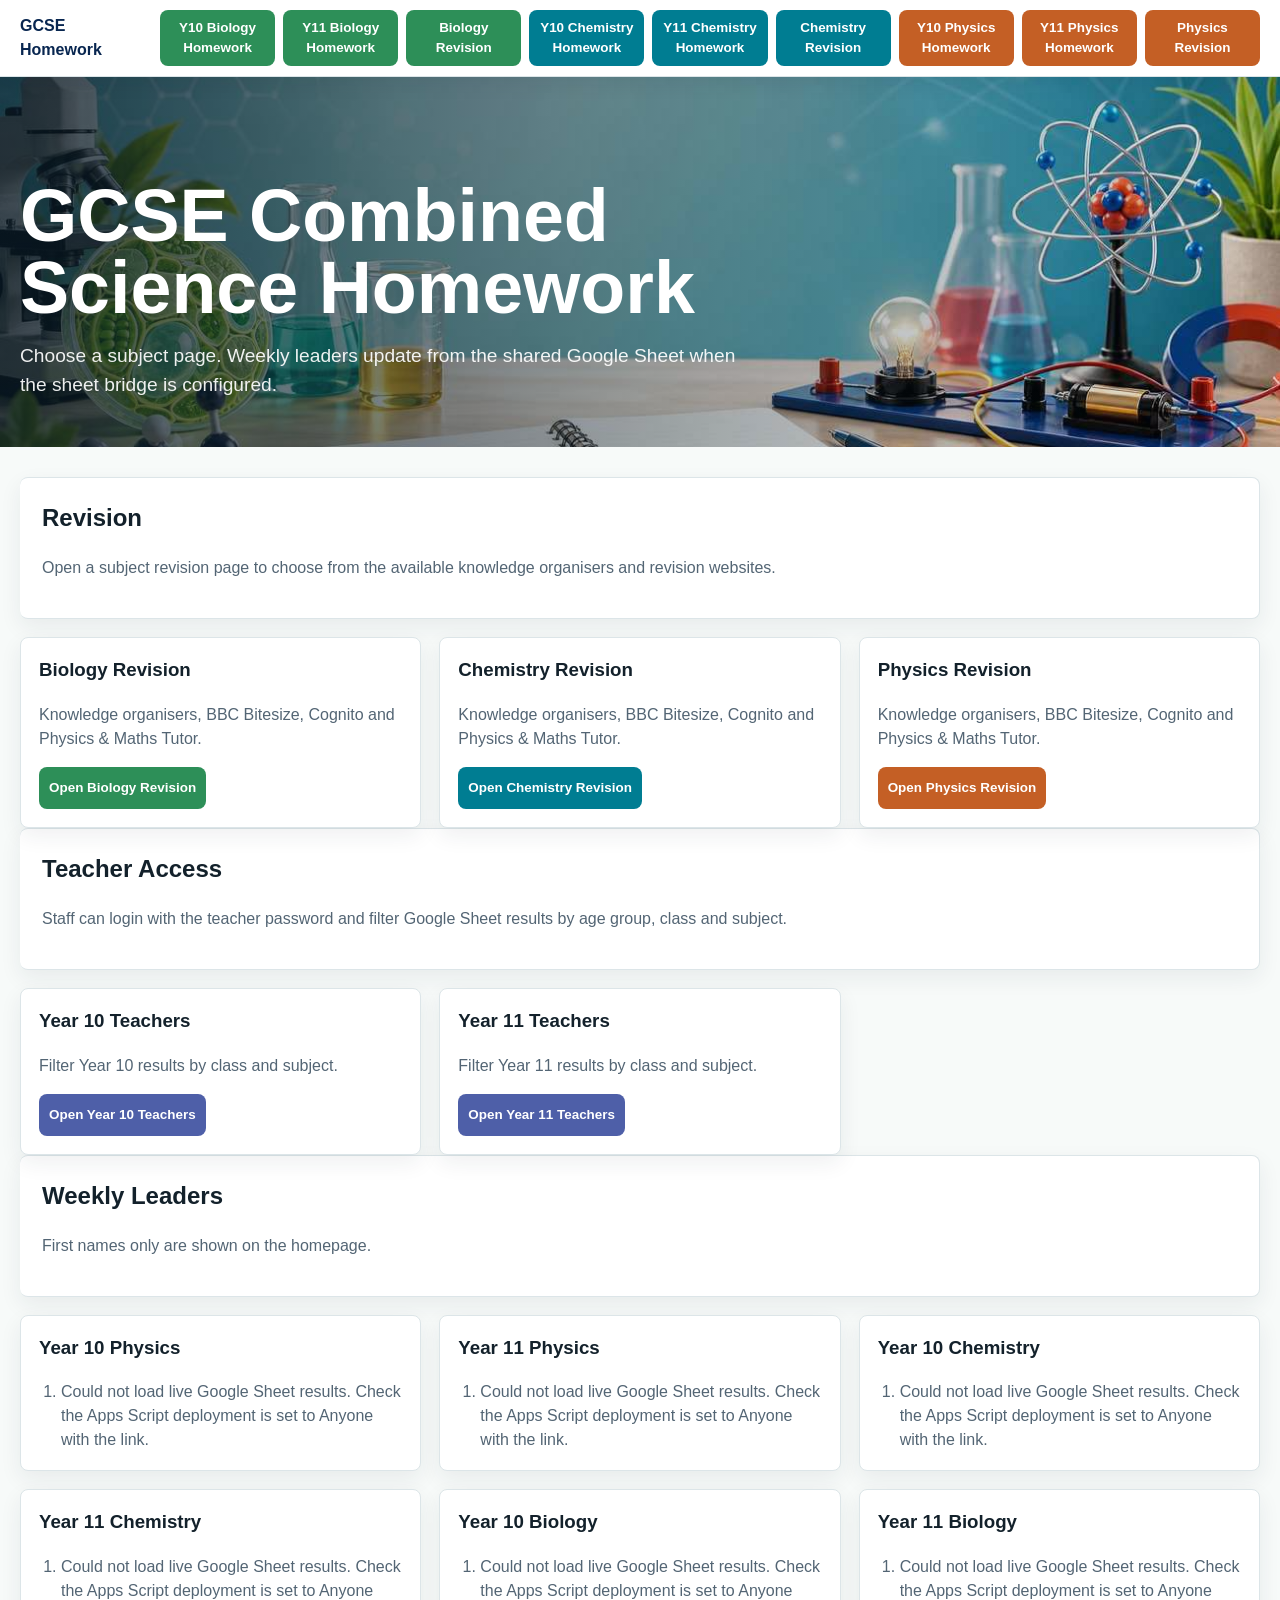
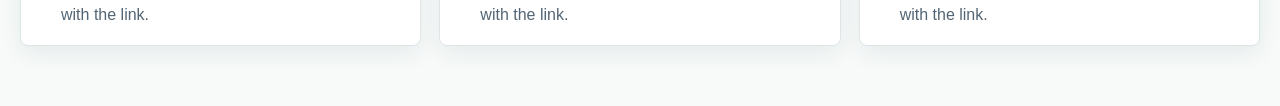
<file: index.html>
﻿<!DOCTYPE html>
<html lang="en">
<head>
  <meta charset="utf-8">
  <meta name="viewport" content="width=device-width, initial-scale=1">
  <title>GCSE Combined Science Homework</title>
  <link rel="stylesheet" href="assets/styles.css">
</head>
<body>
  <header class="topbar">
    <div class="top-inner">
      <a class="logo" href="index.html">GCSE Homework</a>
      <nav class="nav">
        <a class="bio" href="year-10-biology.html">Y10 Biology Homework</a><a class="bio" href="year-11-biology.html">Y11 Biology Homework</a><a class="bio" href="biology-revision.html">Biology Revision</a><a class="chem" href="year-10-chemistry.html">Y10 Chemistry Homework</a><a class="chem" href="year-11-chemistry.html">Y11 Chemistry Homework</a><a class="chem" href="chemistry-revision.html">Chemistry Revision</a><a class="phys" href="year-10-physics.html">Y10 Physics Homework</a><a class="phys" href="year-11-physics.html">Y11 Physics Homework</a><a class="phys" href="physics-revision.html">Physics Revision</a>
      </nav>
    </div>
  </header>
  
  <section class="hero"><div class="hero-inner"><h1>GCSE Combined Science Homework</h1><p>Choose a subject page. Weekly leaders update from the shared Google Sheet when the sheet bridge is configured.</p></div></section>
  <main data-home>
    <section class="page-head"><h2>Revision</h2><p class="muted">Open a subject revision page to choose from the available knowledge organisers and revision websites.</p></section>
    <section class="grid leader-grid">
      <article class="leader-card"><h3>Biology Revision</h3><p class="muted">Knowledge organisers, BBC Bitesize, Cognito and Physics & Maths Tutor.</p><a class="btn bio" href="biology-revision.html">Open Biology Revision</a></article>
      <article class="leader-card"><h3>Chemistry Revision</h3><p class="muted">Knowledge organisers, BBC Bitesize, Cognito and Physics & Maths Tutor.</p><a class="btn chem" href="chemistry-revision.html">Open Chemistry Revision</a></article>
      <article class="leader-card"><h3>Physics Revision</h3><p class="muted">Knowledge organisers, BBC Bitesize, Cognito and Physics & Maths Tutor.</p><a class="btn phys" href="physics-revision.html">Open Physics Revision</a></article>
    </section>
    <section class="page-head"><h2>Teacher Access</h2><p class="muted">Staff can login with the teacher password and filter Google Sheet results by age group, class and subject.</p></section>
    <section class="grid leader-grid">
      <article class="leader-card"><h3>Year 10 Teachers</h3><p class="muted">Filter Year 10 results by class and subject.</p><a class="btn teacher" href="year-10-teachers.html">Open Year 10 Teachers</a></article>
      <article class="leader-card"><h3>Year 11 Teachers</h3><p class="muted">Filter Year 11 results by class and subject.</p><a class="btn teacher" href="year-11-teachers.html">Open Year 11 Teachers</a></article>
    </section>
    <section class="page-head"><h2>Weekly Leaders</h2><p class="muted">First names only are shown on the homepage.</p></section>
    <section class="grid leader-grid">
      <article class="leader-card"><h3>Year 10 Physics</h3><ol class="leader-list" data-leaders="Year 10-physics"></ol></article><article class="leader-card"><h3>Year 11 Physics</h3><ol class="leader-list" data-leaders="Year 11-physics"></ol></article><article class="leader-card"><h3>Year 10 Chemistry</h3><ol class="leader-list" data-leaders="Year 10-chemistry"></ol></article><article class="leader-card"><h3>Year 11 Chemistry</h3><ol class="leader-list" data-leaders="Year 11-chemistry"></ol></article><article class="leader-card"><h3>Year 10 Biology</h3><ol class="leader-list" data-leaders="Year 10-biology"></ol></article><article class="leader-card"><h3>Year 11 Biology</h3><ol class="leader-list" data-leaders="Year 11-biology"></ol></article>
    </section>
  </main>
  
  <script src="assets/data.js?v=20260901c"></script>
  <script src="assets/google-sheets-config.js?v=20260901c"></script>
  <script src="assets/site.js?v=20260901c"></script>
</body>
</html>
</file>
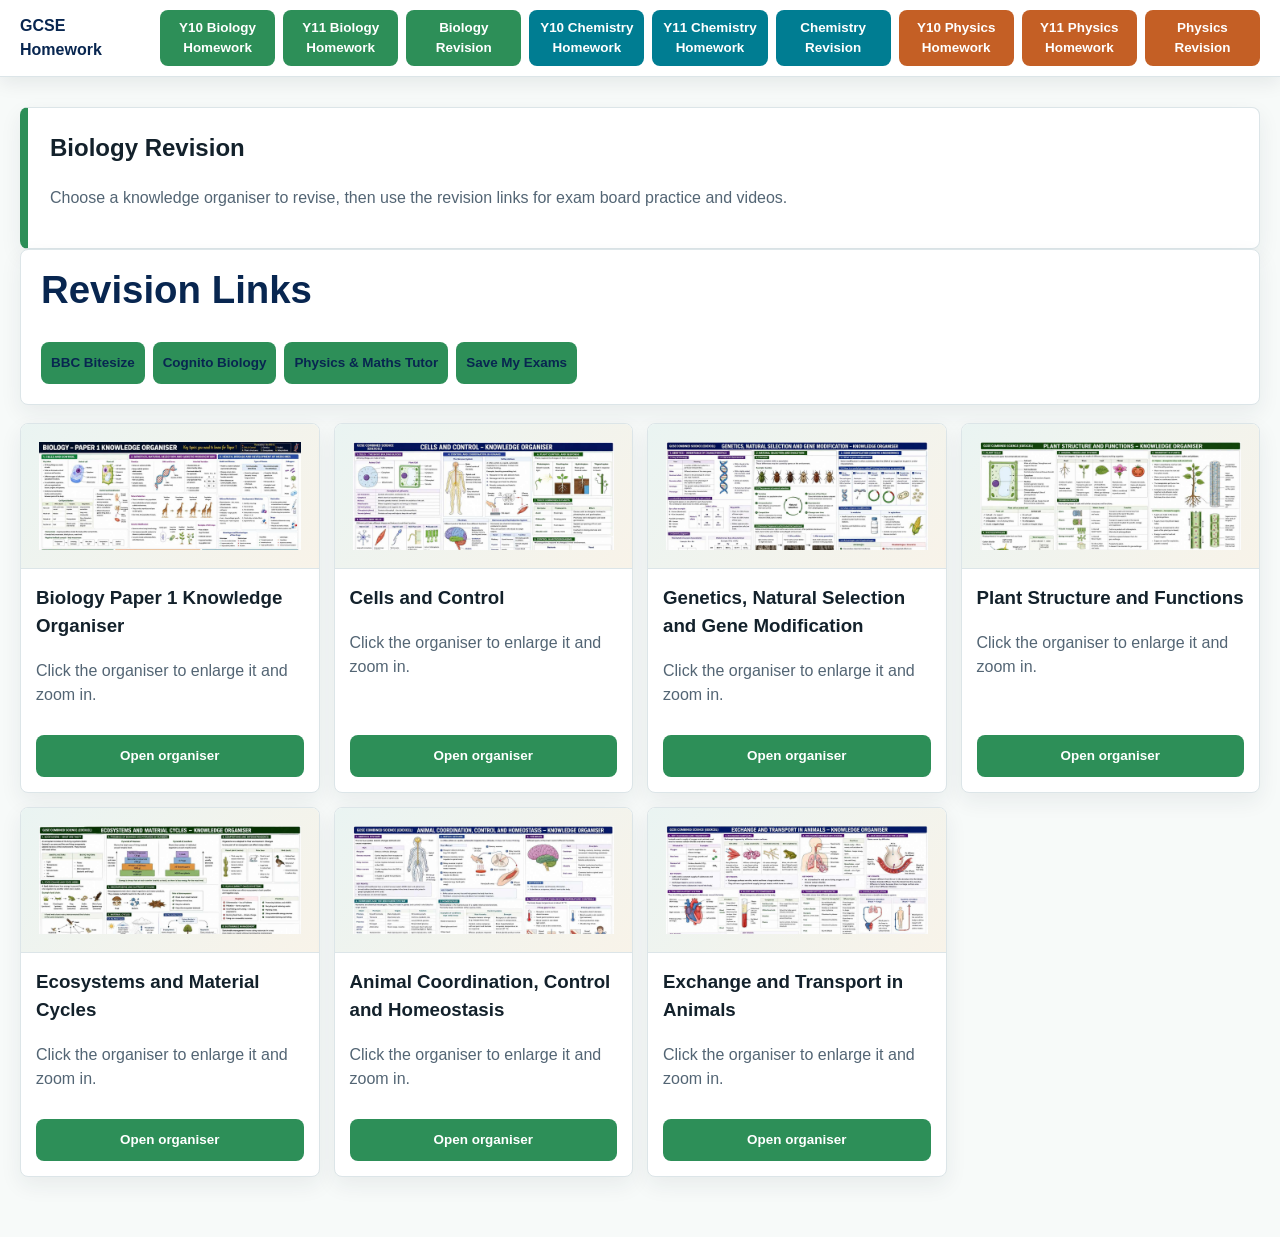
<file: biology-revision.html>
﻿<!DOCTYPE html>
<html lang="en">
<head>
  <meta charset="utf-8">
  <meta name="viewport" content="width=device-width, initial-scale=1">
  <title>Biology Revision</title>
  <link rel="stylesheet" href="assets/styles.css">
</head>
<body>
  <header class="topbar">
    <div class="top-inner">
      <a class="logo" href="index.html">GCSE Homework</a>
      <nav class="nav">
        <a class="bio" href="year-10-biology.html">Y10 Biology Homework</a><a class="bio" href="year-11-biology.html">Y11 Biology Homework</a><a class="bio" href="biology-revision.html">Biology Revision</a><a class="chem" href="year-10-chemistry.html">Y10 Chemistry Homework</a><a class="chem" href="year-11-chemistry.html">Y11 Chemistry Homework</a><a class="chem" href="chemistry-revision.html">Chemistry Revision</a><a class="phys" href="year-10-physics.html">Y10 Physics Homework</a><a class="phys" href="year-11-physics.html">Y11 Physics Homework</a><a class="phys" href="physics-revision.html">Physics Revision</a>
      </nav>
    </div>
  </header>
  
  <main class="subject-biology">
    <section class="page-head">
      <h1>Biology Revision</h1>
      <p class="muted">Choose a knowledge organiser to revise, then use the revision links for exam board practice and videos.</p>
    </section>
    <section class="study-card">
      <h2>Revision Links</h2>
      <div class="resources"><a class="btn bio" target="_blank" rel="noopener" href="https://www.bbc.co.uk/bitesize/examspecs/zqkww6f">BBC Bitesize</a><a class="btn bio" target="_blank" rel="noopener" href="https://cognitoedu.org/courseoverview/b2-gcse-edexcel-h-c/lessons">Cognito Biology</a><a class="btn bio" target="_blank" rel="noopener" href="https://www.physicsandmathstutor.com/biology-revision/gcse-edexcel/">Physics &amp; Maths Tutor</a><a class="btn bio" target="_blank" rel="noopener" href="https://www.savemyexams.com/gcse/science/edexcel/combined-science/16/biology/revision-notes/">Save My Exams</a></div>
    </section>
    <section class="weeks-grid">
      
        <article class="card">
          <a class="card-media" href="#" data-revision-ko="assets/year10-biology/biology-paper-1-knowledge-organiser.jpg" aria-label="Open Biology Paper 1 Knowledge Organiser">
            <img src="assets/year10-biology/biology-paper-1-knowledge-organiser.jpg" alt="Biology Paper 1 Knowledge Organiser knowledge organiser">
          </a>
          <div class="card-body">
            <div>
              <h3>Biology Paper 1 Knowledge Organiser</h3>
              <p class="muted">Click the organiser to enlarge it and zoom in.</p>
            </div>
            <button class="btn bio" type="button" data-revision-button="assets/year10-biology/biology-paper-1-knowledge-organiser.jpg">Open organiser</button>
          </div>
        </article>
        <article class="card">
          <a class="card-media" href="#" data-revision-ko="assets/biology/cells-and-control.jpg" aria-label="Open Cells and Control">
            <img src="assets/biology/cells-and-control.jpg" alt="Cells and Control knowledge organiser">
          </a>
          <div class="card-body">
            <div>
              <h3>Cells and Control</h3>
              <p class="muted">Click the organiser to enlarge it and zoom in.</p>
            </div>
            <button class="btn bio" type="button" data-revision-button="assets/biology/cells-and-control.jpg">Open organiser</button>
          </div>
        </article>
        <article class="card">
          <a class="card-media" href="#" data-revision-ko="assets/biology/genetics-natural-selection-gene-modification.jpg" aria-label="Open Genetics, Natural Selection and Gene Modification">
            <img src="assets/biology/genetics-natural-selection-gene-modification.jpg" alt="Genetics, Natural Selection and Gene Modification knowledge organiser">
          </a>
          <div class="card-body">
            <div>
              <h3>Genetics, Natural Selection and Gene Modification</h3>
              <p class="muted">Click the organiser to enlarge it and zoom in.</p>
            </div>
            <button class="btn bio" type="button" data-revision-button="assets/biology/genetics-natural-selection-gene-modification.jpg">Open organiser</button>
          </div>
        </article>
        <article class="card">
          <a class="card-media" href="#" data-revision-ko="assets/biology/plant-structure-and-functions.jpg" aria-label="Open Plant Structure and Functions">
            <img src="assets/biology/plant-structure-and-functions.jpg" alt="Plant Structure and Functions knowledge organiser">
          </a>
          <div class="card-body">
            <div>
              <h3>Plant Structure and Functions</h3>
              <p class="muted">Click the organiser to enlarge it and zoom in.</p>
            </div>
            <button class="btn bio" type="button" data-revision-button="assets/biology/plant-structure-and-functions.jpg">Open organiser</button>
          </div>
        </article>
        <article class="card">
          <a class="card-media" href="#" data-revision-ko="assets/biology/ecosystems-and-material-cycles.jpg" aria-label="Open Ecosystems and Material Cycles">
            <img src="assets/biology/ecosystems-and-material-cycles.jpg" alt="Ecosystems and Material Cycles knowledge organiser">
          </a>
          <div class="card-body">
            <div>
              <h3>Ecosystems and Material Cycles</h3>
              <p class="muted">Click the organiser to enlarge it and zoom in.</p>
            </div>
            <button class="btn bio" type="button" data-revision-button="assets/biology/ecosystems-and-material-cycles.jpg">Open organiser</button>
          </div>
        </article>
        <article class="card">
          <a class="card-media" href="#" data-revision-ko="assets/biology/animal-coordination-control-homeostasis.jpg" aria-label="Open Animal Coordination, Control and Homeostasis">
            <img src="assets/biology/animal-coordination-control-homeostasis.jpg" alt="Animal Coordination, Control and Homeostasis knowledge organiser">
          </a>
          <div class="card-body">
            <div>
              <h3>Animal Coordination, Control and Homeostasis</h3>
              <p class="muted">Click the organiser to enlarge it and zoom in.</p>
            </div>
            <button class="btn bio" type="button" data-revision-button="assets/biology/animal-coordination-control-homeostasis.jpg">Open organiser</button>
          </div>
        </article>
        <article class="card">
          <a class="card-media" href="#" data-revision-ko="assets/biology/exchange-and-transport-in-animals.jpg" aria-label="Open Exchange and Transport in Animals">
            <img src="assets/biology/exchange-and-transport-in-animals.jpg" alt="Exchange and Transport in Animals knowledge organiser">
          </a>
          <div class="card-body">
            <div>
              <h3>Exchange and Transport in Animals</h3>
              <p class="muted">Click the organiser to enlarge it and zoom in.</p>
            </div>
            <button class="btn bio" type="button" data-revision-button="assets/biology/exchange-and-transport-in-animals.jpg">Open organiser</button>
          </div>
        </article>
    </section>
  </main>
  <div class="modal" data-modal hidden><div class="modal-bar"><button class="btn secondary" data-zoom-out>Zoom out</button><button class="btn secondary" data-zoom-in>Zoom in</button><button class="btn danger" data-close>Close</button></div><div class="modal-img-wrap"><img alt="Expanded knowledge organiser"></div></div>
  <script src="assets/data.js?v=20260901c"></script>
  <script src="assets/google-sheets-config.js?v=20260901c"></script>
  <script src="assets/site.js?v=20260901c"></script>
</body>
</html>
</file>
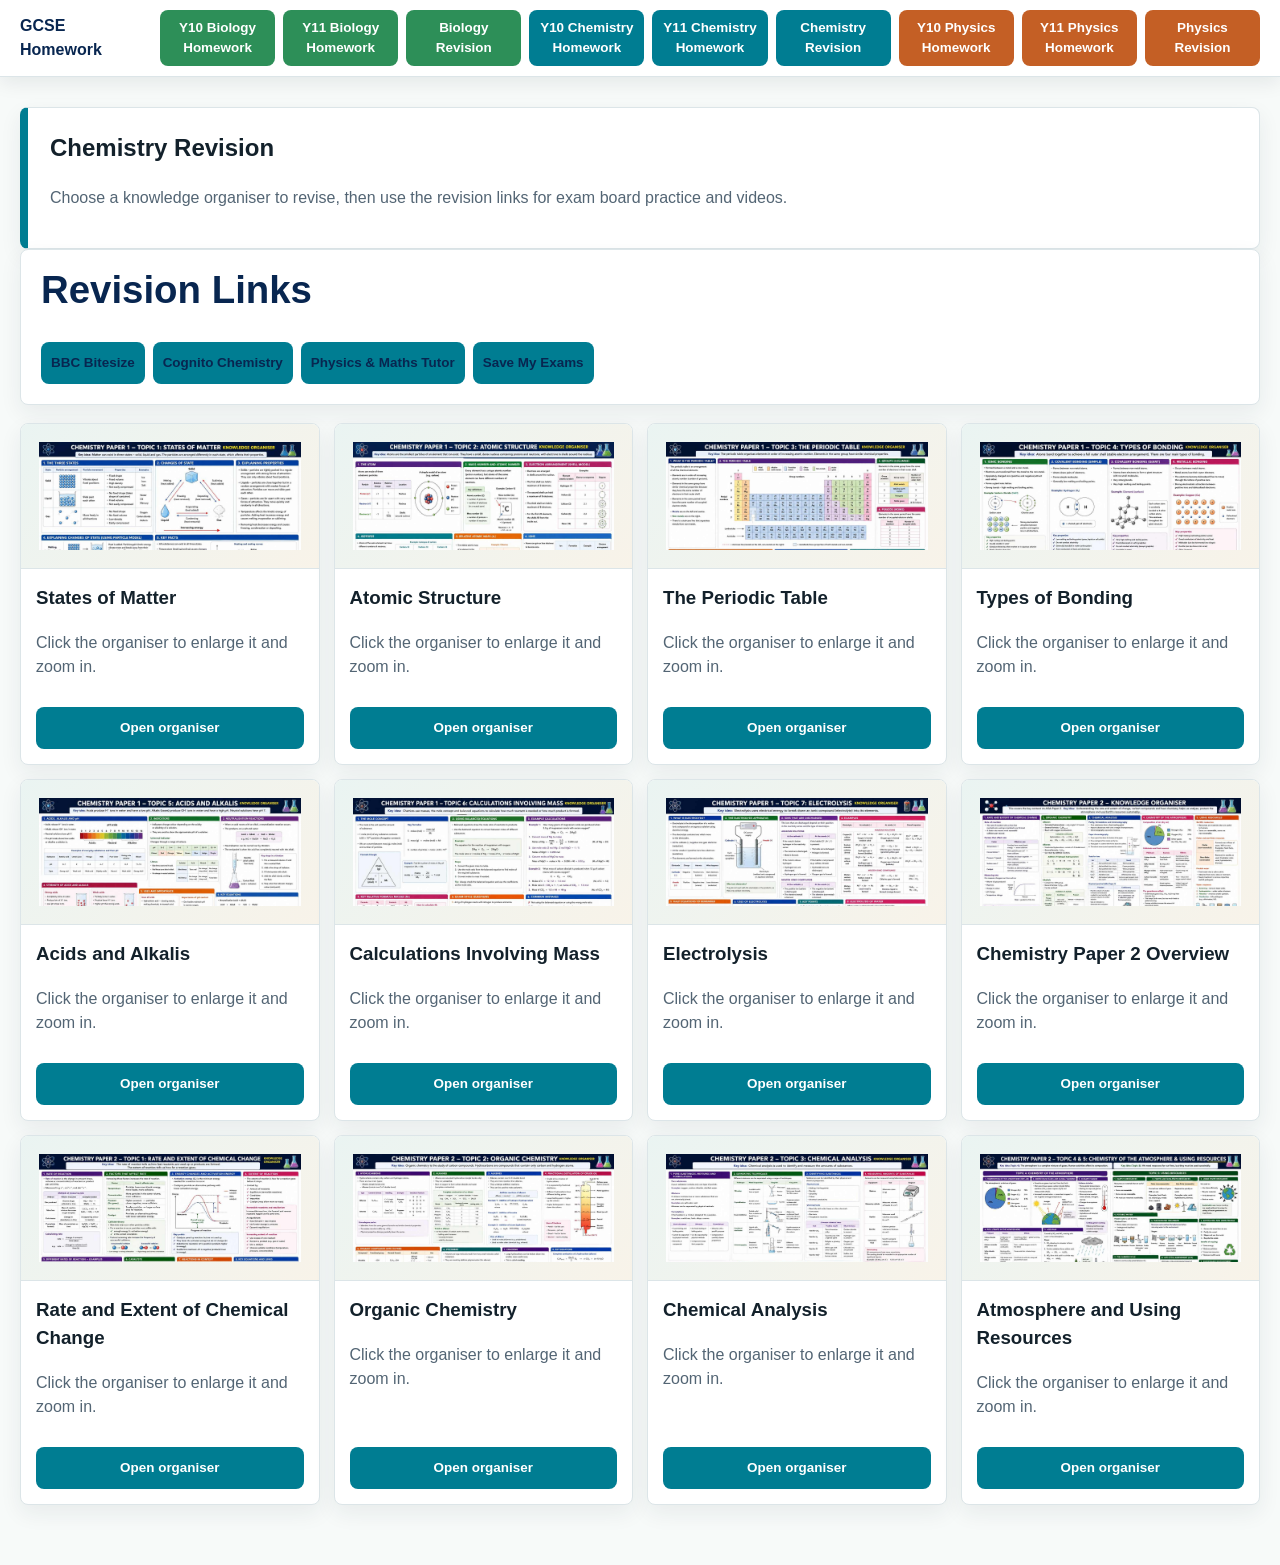
<file: chemistry-revision.html>
﻿<!DOCTYPE html>
<html lang="en">
<head>
  <meta charset="utf-8">
  <meta name="viewport" content="width=device-width, initial-scale=1">
  <title>Chemistry Revision</title>
  <link rel="stylesheet" href="assets/styles.css">
</head>
<body>
  <header class="topbar">
    <div class="top-inner">
      <a class="logo" href="index.html">GCSE Homework</a>
      <nav class="nav">
        <a class="bio" href="year-10-biology.html">Y10 Biology Homework</a><a class="bio" href="year-11-biology.html">Y11 Biology Homework</a><a class="bio" href="biology-revision.html">Biology Revision</a><a class="chem" href="year-10-chemistry.html">Y10 Chemistry Homework</a><a class="chem" href="year-11-chemistry.html">Y11 Chemistry Homework</a><a class="chem" href="chemistry-revision.html">Chemistry Revision</a><a class="phys" href="year-10-physics.html">Y10 Physics Homework</a><a class="phys" href="year-11-physics.html">Y11 Physics Homework</a><a class="phys" href="physics-revision.html">Physics Revision</a>
      </nav>
    </div>
  </header>
  
  <main class="subject-chemistry">
    <section class="page-head">
      <h1>Chemistry Revision</h1>
      <p class="muted">Choose a knowledge organiser to revise, then use the revision links for exam board practice and videos.</p>
    </section>
    <section class="study-card">
      <h2>Revision Links</h2>
      <div class="resources"><a class="btn chem" target="_blank" rel="noopener" href="https://www.bbc.co.uk/bitesize/examspecs/zqkww6f">BBC Bitesize</a><a class="btn chem" target="_blank" rel="noopener" href="https://cognitoedu.org/courseoverview/c2-gcse-edexcel-h-c/lessons">Cognito Chemistry</a><a class="btn chem" target="_blank" rel="noopener" href="https://www.physicsandmathstutor.com/chemistry-revision/gcse-edexcel/">Physics &amp; Maths Tutor</a><a class="btn chem" target="_blank" rel="noopener" href="https://www.savemyexams.com/gcse/science/edexcel/combined-science/16/chemistry/revision-notes/">Save My Exams</a></div>
    </section>
    <section class="weeks-grid">
      
        <article class="card">
          <a class="card-media" href="#" data-revision-ko="assets/chemistry/states-of-matter.jpg" aria-label="Open States of Matter">
            <img src="assets/chemistry/states-of-matter.jpg" alt="States of Matter knowledge organiser">
          </a>
          <div class="card-body">
            <div>
              <h3>States of Matter</h3>
              <p class="muted">Click the organiser to enlarge it and zoom in.</p>
            </div>
            <button class="btn chem" type="button" data-revision-button="assets/chemistry/states-of-matter.jpg">Open organiser</button>
          </div>
        </article>
        <article class="card">
          <a class="card-media" href="#" data-revision-ko="assets/chemistry/atomic-structure.jpg" aria-label="Open Atomic Structure">
            <img src="assets/chemistry/atomic-structure.jpg" alt="Atomic Structure knowledge organiser">
          </a>
          <div class="card-body">
            <div>
              <h3>Atomic Structure</h3>
              <p class="muted">Click the organiser to enlarge it and zoom in.</p>
            </div>
            <button class="btn chem" type="button" data-revision-button="assets/chemistry/atomic-structure.jpg">Open organiser</button>
          </div>
        </article>
        <article class="card">
          <a class="card-media" href="#" data-revision-ko="assets/chemistry/periodic-table.jpg" aria-label="Open The Periodic Table">
            <img src="assets/chemistry/periodic-table.jpg" alt="The Periodic Table knowledge organiser">
          </a>
          <div class="card-body">
            <div>
              <h3>The Periodic Table</h3>
              <p class="muted">Click the organiser to enlarge it and zoom in.</p>
            </div>
            <button class="btn chem" type="button" data-revision-button="assets/chemistry/periodic-table.jpg">Open organiser</button>
          </div>
        </article>
        <article class="card">
          <a class="card-media" href="#" data-revision-ko="assets/chemistry/types-of-bonding.jpg" aria-label="Open Types of Bonding">
            <img src="assets/chemistry/types-of-bonding.jpg" alt="Types of Bonding knowledge organiser">
          </a>
          <div class="card-body">
            <div>
              <h3>Types of Bonding</h3>
              <p class="muted">Click the organiser to enlarge it and zoom in.</p>
            </div>
            <button class="btn chem" type="button" data-revision-button="assets/chemistry/types-of-bonding.jpg">Open organiser</button>
          </div>
        </article>
        <article class="card">
          <a class="card-media" href="#" data-revision-ko="assets/chemistry/acids-and-alkalis.jpg" aria-label="Open Acids and Alkalis">
            <img src="assets/chemistry/acids-and-alkalis.jpg" alt="Acids and Alkalis knowledge organiser">
          </a>
          <div class="card-body">
            <div>
              <h3>Acids and Alkalis</h3>
              <p class="muted">Click the organiser to enlarge it and zoom in.</p>
            </div>
            <button class="btn chem" type="button" data-revision-button="assets/chemistry/acids-and-alkalis.jpg">Open organiser</button>
          </div>
        </article>
        <article class="card">
          <a class="card-media" href="#" data-revision-ko="assets/chemistry/calculations-involving-mass.jpg" aria-label="Open Calculations Involving Mass">
            <img src="assets/chemistry/calculations-involving-mass.jpg" alt="Calculations Involving Mass knowledge organiser">
          </a>
          <div class="card-body">
            <div>
              <h3>Calculations Involving Mass</h3>
              <p class="muted">Click the organiser to enlarge it and zoom in.</p>
            </div>
            <button class="btn chem" type="button" data-revision-button="assets/chemistry/calculations-involving-mass.jpg">Open organiser</button>
          </div>
        </article>
        <article class="card">
          <a class="card-media" href="#" data-revision-ko="assets/chemistry/electrolysis.jpg" aria-label="Open Electrolysis">
            <img src="assets/chemistry/electrolysis.jpg" alt="Electrolysis knowledge organiser">
          </a>
          <div class="card-body">
            <div>
              <h3>Electrolysis</h3>
              <p class="muted">Click the organiser to enlarge it and zoom in.</p>
            </div>
            <button class="btn chem" type="button" data-revision-button="assets/chemistry/electrolysis.jpg">Open organiser</button>
          </div>
        </article>
        <article class="card">
          <a class="card-media" href="#" data-revision-ko="assets/chemistry/chemistry-paper-2-overview.jpg" aria-label="Open Chemistry Paper 2 Overview">
            <img src="assets/chemistry/chemistry-paper-2-overview.jpg" alt="Chemistry Paper 2 Overview knowledge organiser">
          </a>
          <div class="card-body">
            <div>
              <h3>Chemistry Paper 2 Overview</h3>
              <p class="muted">Click the organiser to enlarge it and zoom in.</p>
            </div>
            <button class="btn chem" type="button" data-revision-button="assets/chemistry/chemistry-paper-2-overview.jpg">Open organiser</button>
          </div>
        </article>
        <article class="card">
          <a class="card-media" href="#" data-revision-ko="assets/chemistry/rate-and-extent.jpg" aria-label="Open Rate and Extent of Chemical Change">
            <img src="assets/chemistry/rate-and-extent.jpg" alt="Rate and Extent of Chemical Change knowledge organiser">
          </a>
          <div class="card-body">
            <div>
              <h3>Rate and Extent of Chemical Change</h3>
              <p class="muted">Click the organiser to enlarge it and zoom in.</p>
            </div>
            <button class="btn chem" type="button" data-revision-button="assets/chemistry/rate-and-extent.jpg">Open organiser</button>
          </div>
        </article>
        <article class="card">
          <a class="card-media" href="#" data-revision-ko="assets/chemistry/organic-chemistry.jpg" aria-label="Open Organic Chemistry">
            <img src="assets/chemistry/organic-chemistry.jpg" alt="Organic Chemistry knowledge organiser">
          </a>
          <div class="card-body">
            <div>
              <h3>Organic Chemistry</h3>
              <p class="muted">Click the organiser to enlarge it and zoom in.</p>
            </div>
            <button class="btn chem" type="button" data-revision-button="assets/chemistry/organic-chemistry.jpg">Open organiser</button>
          </div>
        </article>
        <article class="card">
          <a class="card-media" href="#" data-revision-ko="assets/chemistry/chemical-analysis.jpg" aria-label="Open Chemical Analysis">
            <img src="assets/chemistry/chemical-analysis.jpg" alt="Chemical Analysis knowledge organiser">
          </a>
          <div class="card-body">
            <div>
              <h3>Chemical Analysis</h3>
              <p class="muted">Click the organiser to enlarge it and zoom in.</p>
            </div>
            <button class="btn chem" type="button" data-revision-button="assets/chemistry/chemical-analysis.jpg">Open organiser</button>
          </div>
        </article>
        <article class="card">
          <a class="card-media" href="#" data-revision-ko="assets/chemistry/atmosphere-and-using-resources.jpg" aria-label="Open Atmosphere and Using Resources">
            <img src="assets/chemistry/atmosphere-and-using-resources.jpg" alt="Atmosphere and Using Resources knowledge organiser">
          </a>
          <div class="card-body">
            <div>
              <h3>Atmosphere and Using Resources</h3>
              <p class="muted">Click the organiser to enlarge it and zoom in.</p>
            </div>
            <button class="btn chem" type="button" data-revision-button="assets/chemistry/atmosphere-and-using-resources.jpg">Open organiser</button>
          </div>
        </article>
    </section>
  </main>
  <div class="modal" data-modal hidden><div class="modal-bar"><button class="btn secondary" data-zoom-out>Zoom out</button><button class="btn secondary" data-zoom-in>Zoom in</button><button class="btn danger" data-close>Close</button></div><div class="modal-img-wrap"><img alt="Expanded knowledge organiser"></div></div>
  <script src="assets/data.js?v=20260901c"></script>
  <script src="assets/google-sheets-config.js?v=20260901c"></script>
  <script src="assets/site.js?v=20260901c"></script>
</body>
</html>
</file>
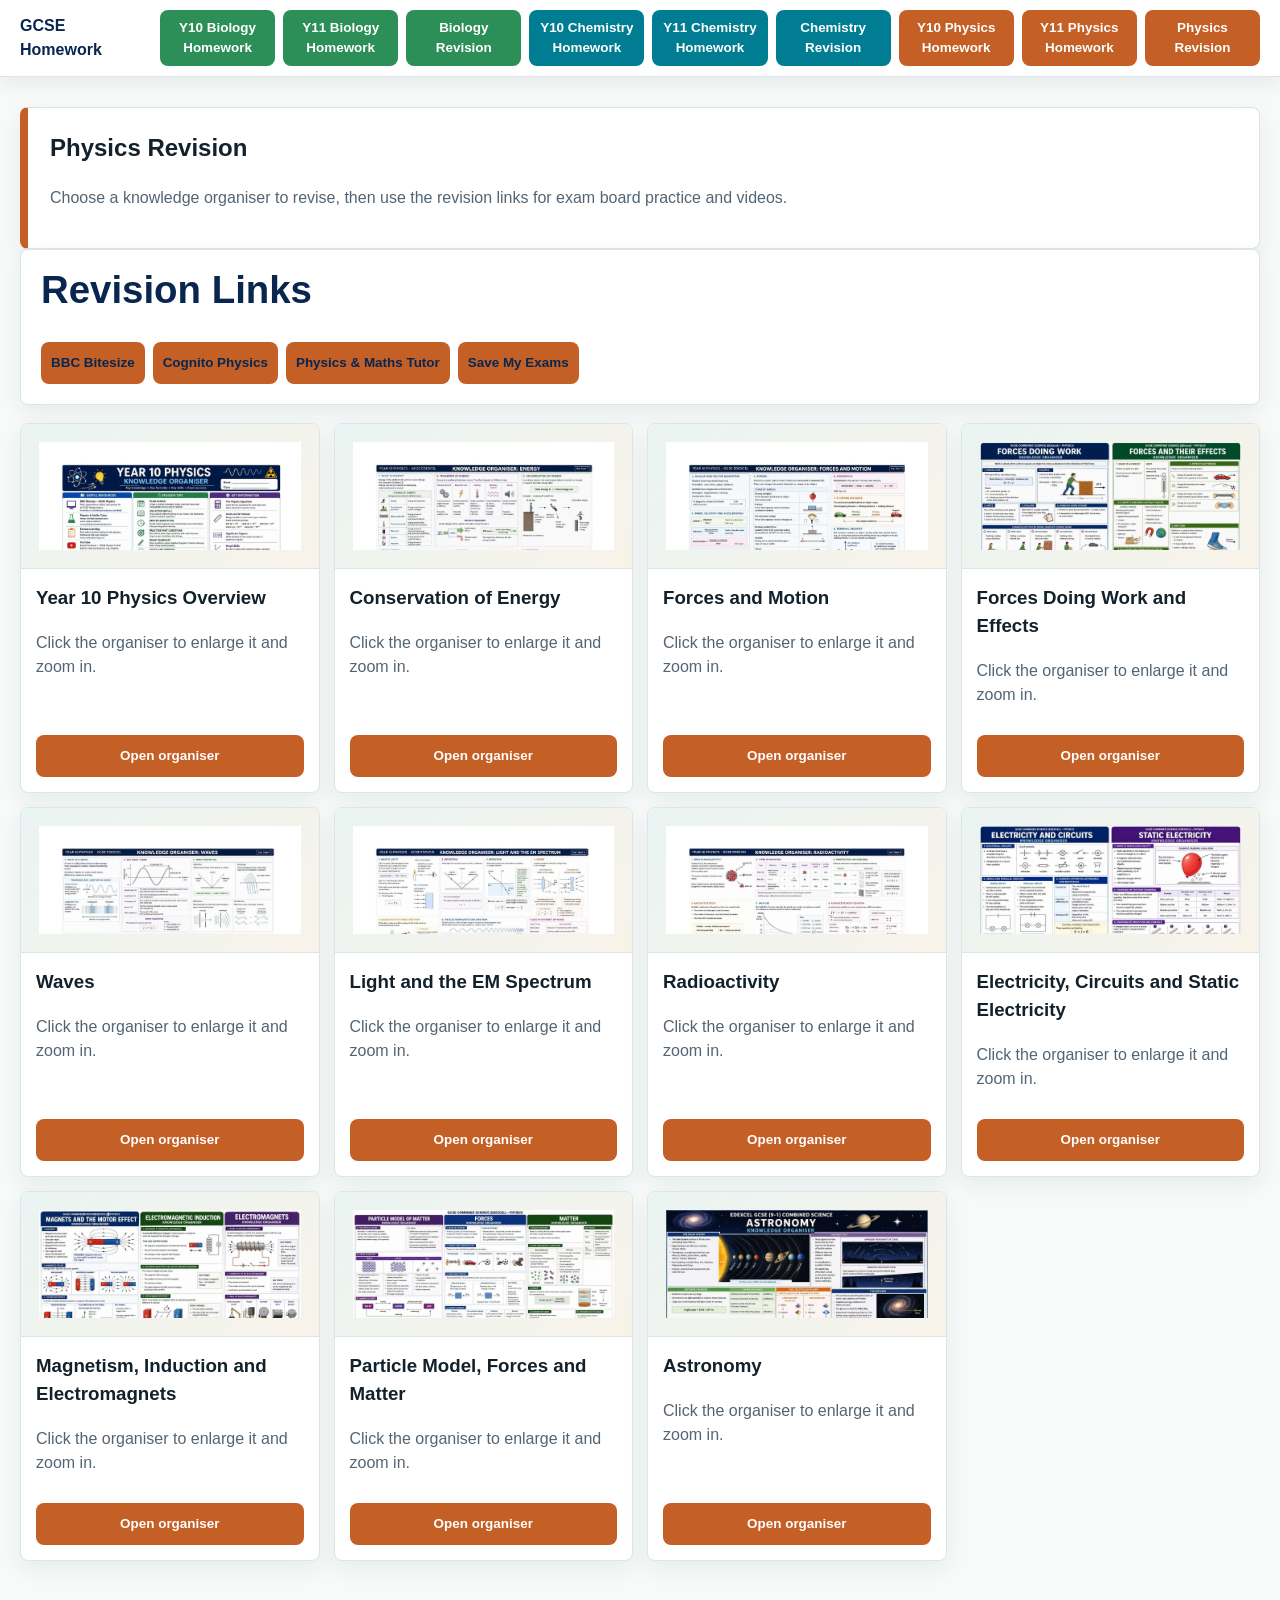
<file: physics-revision.html>
﻿<!DOCTYPE html>
<html lang="en">
<head>
  <meta charset="utf-8">
  <meta name="viewport" content="width=device-width, initial-scale=1">
  <title>Physics Revision</title>
  <link rel="stylesheet" href="assets/styles.css">
</head>
<body>
  <header class="topbar">
    <div class="top-inner">
      <a class="logo" href="index.html">GCSE Homework</a>
      <nav class="nav">
        <a class="bio" href="year-10-biology.html">Y10 Biology Homework</a><a class="bio" href="year-11-biology.html">Y11 Biology Homework</a><a class="bio" href="biology-revision.html">Biology Revision</a><a class="chem" href="year-10-chemistry.html">Y10 Chemistry Homework</a><a class="chem" href="year-11-chemistry.html">Y11 Chemistry Homework</a><a class="chem" href="chemistry-revision.html">Chemistry Revision</a><a class="phys" href="year-10-physics.html">Y10 Physics Homework</a><a class="phys" href="year-11-physics.html">Y11 Physics Homework</a><a class="phys" href="physics-revision.html">Physics Revision</a>
      </nav>
    </div>
  </header>
  
  <main class="subject-physics">
    <section class="page-head">
      <h1>Physics Revision</h1>
      <p class="muted">Choose a knowledge organiser to revise, then use the revision links for exam board practice and videos.</p>
    </section>
    <section class="study-card">
      <h2>Revision Links</h2>
      <div class="resources"><a class="btn phys" target="_blank" rel="noopener" href="https://www.bbc.co.uk/bitesize/examspecs/zqkww6f">BBC Bitesize</a><a class="btn phys" target="_blank" rel="noopener" href="https://cognitoedu.org/courseoverview/p2-gcse-edexcel-h-c/lessons">Cognito Physics</a><a class="btn phys" target="_blank" rel="noopener" href="https://www.physicsandmathstutor.com/physics-revision/gcse-edexcel/">Physics &amp; Maths Tutor</a><a class="btn phys" target="_blank" rel="noopener" href="https://www.savemyexams.com/gcse/science/edexcel/combined-science/16/physics/revision-notes/">Save My Exams</a></div>
    </section>
    <section class="weeks-grid">
      
        <article class="card">
          <a class="card-media" href="#" data-revision-ko="assets/year10-physics/knowledge-organiser-01.jpg" aria-label="Open Year 10 Physics Overview">
            <img src="assets/year10-physics/knowledge-organiser-01.jpg" alt="Year 10 Physics Overview knowledge organiser">
          </a>
          <div class="card-body">
            <div>
              <h3>Year 10 Physics Overview</h3>
              <p class="muted">Click the organiser to enlarge it and zoom in.</p>
            </div>
            <button class="btn phys" type="button" data-revision-button="assets/year10-physics/knowledge-organiser-01.jpg">Open organiser</button>
          </div>
        </article>
        <article class="card">
          <a class="card-media" href="#" data-revision-ko="assets/year10-physics/knowledge-organiser-02.jpg" aria-label="Open Conservation of Energy">
            <img src="assets/year10-physics/knowledge-organiser-02.jpg" alt="Conservation of Energy knowledge organiser">
          </a>
          <div class="card-body">
            <div>
              <h3>Conservation of Energy</h3>
              <p class="muted">Click the organiser to enlarge it and zoom in.</p>
            </div>
            <button class="btn phys" type="button" data-revision-button="assets/year10-physics/knowledge-organiser-02.jpg">Open organiser</button>
          </div>
        </article>
        <article class="card">
          <a class="card-media" href="#" data-revision-ko="assets/year10-physics/knowledge-organiser-04.jpg" aria-label="Open Forces and Motion">
            <img src="assets/year10-physics/knowledge-organiser-04.jpg" alt="Forces and Motion knowledge organiser">
          </a>
          <div class="card-body">
            <div>
              <h3>Forces and Motion</h3>
              <p class="muted">Click the organiser to enlarge it and zoom in.</p>
            </div>
            <button class="btn phys" type="button" data-revision-button="assets/year10-physics/knowledge-organiser-04.jpg">Open organiser</button>
          </div>
        </article>
        <article class="card">
          <a class="card-media" href="#" data-revision-ko="assets/physics/forces-doing-work-and-effects.jpg" aria-label="Open Forces Doing Work and Effects">
            <img src="assets/physics/forces-doing-work-and-effects.jpg" alt="Forces Doing Work and Effects knowledge organiser">
          </a>
          <div class="card-body">
            <div>
              <h3>Forces Doing Work and Effects</h3>
              <p class="muted">Click the organiser to enlarge it and zoom in.</p>
            </div>
            <button class="btn phys" type="button" data-revision-button="assets/physics/forces-doing-work-and-effects.jpg">Open organiser</button>
          </div>
        </article>
        <article class="card">
          <a class="card-media" href="#" data-revision-ko="assets/year10-physics/knowledge-organiser-06.jpg" aria-label="Open Waves">
            <img src="assets/year10-physics/knowledge-organiser-06.jpg" alt="Waves knowledge organiser">
          </a>
          <div class="card-body">
            <div>
              <h3>Waves</h3>
              <p class="muted">Click the organiser to enlarge it and zoom in.</p>
            </div>
            <button class="btn phys" type="button" data-revision-button="assets/year10-physics/knowledge-organiser-06.jpg">Open organiser</button>
          </div>
        </article>
        <article class="card">
          <a class="card-media" href="#" data-revision-ko="assets/year10-physics/knowledge-organiser-08.jpg" aria-label="Open Light and the EM Spectrum">
            <img src="assets/year10-physics/knowledge-organiser-08.jpg" alt="Light and the EM Spectrum knowledge organiser">
          </a>
          <div class="card-body">
            <div>
              <h3>Light and the EM Spectrum</h3>
              <p class="muted">Click the organiser to enlarge it and zoom in.</p>
            </div>
            <button class="btn phys" type="button" data-revision-button="assets/year10-physics/knowledge-organiser-08.jpg">Open organiser</button>
          </div>
        </article>
        <article class="card">
          <a class="card-media" href="#" data-revision-ko="assets/year10-physics/knowledge-organiser-10.jpg" aria-label="Open Radioactivity">
            <img src="assets/year10-physics/knowledge-organiser-10.jpg" alt="Radioactivity knowledge organiser">
          </a>
          <div class="card-body">
            <div>
              <h3>Radioactivity</h3>
              <p class="muted">Click the organiser to enlarge it and zoom in.</p>
            </div>
            <button class="btn phys" type="button" data-revision-button="assets/year10-physics/knowledge-organiser-10.jpg">Open organiser</button>
          </div>
        </article>
        <article class="card">
          <a class="card-media" href="#" data-revision-ko="assets/physics/electricity-circuits-static.jpg" aria-label="Open Electricity, Circuits and Static Electricity">
            <img src="assets/physics/electricity-circuits-static.jpg" alt="Electricity, Circuits and Static Electricity knowledge organiser">
          </a>
          <div class="card-body">
            <div>
              <h3>Electricity, Circuits and Static Electricity</h3>
              <p class="muted">Click the organiser to enlarge it and zoom in.</p>
            </div>
            <button class="btn phys" type="button" data-revision-button="assets/physics/electricity-circuits-static.jpg">Open organiser</button>
          </div>
        </article>
        <article class="card">
          <a class="card-media" href="#" data-revision-ko="assets/physics/magnetism-induction-electromagnets.jpg" aria-label="Open Magnetism, Induction and Electromagnets">
            <img src="assets/physics/magnetism-induction-electromagnets.jpg" alt="Magnetism, Induction and Electromagnets knowledge organiser">
          </a>
          <div class="card-body">
            <div>
              <h3>Magnetism, Induction and Electromagnets</h3>
              <p class="muted">Click the organiser to enlarge it and zoom in.</p>
            </div>
            <button class="btn phys" type="button" data-revision-button="assets/physics/magnetism-induction-electromagnets.jpg">Open organiser</button>
          </div>
        </article>
        <article class="card">
          <a class="card-media" href="#" data-revision-ko="assets/physics/particle-model-forces-matter.jpg" aria-label="Open Particle Model, Forces and Matter">
            <img src="assets/physics/particle-model-forces-matter.jpg" alt="Particle Model, Forces and Matter knowledge organiser">
          </a>
          <div class="card-body">
            <div>
              <h3>Particle Model, Forces and Matter</h3>
              <p class="muted">Click the organiser to enlarge it and zoom in.</p>
            </div>
            <button class="btn phys" type="button" data-revision-button="assets/physics/particle-model-forces-matter.jpg">Open organiser</button>
          </div>
        </article>
        <article class="card">
          <a class="card-media" href="#" data-revision-ko="assets/physics/astronomy.jpg" aria-label="Open Astronomy">
            <img src="assets/physics/astronomy.jpg" alt="Astronomy knowledge organiser">
          </a>
          <div class="card-body">
            <div>
              <h3>Astronomy</h3>
              <p class="muted">Click the organiser to enlarge it and zoom in.</p>
            </div>
            <button class="btn phys" type="button" data-revision-button="assets/physics/astronomy.jpg">Open organiser</button>
          </div>
        </article>
    </section>
  </main>
  <div class="modal" data-modal hidden><div class="modal-bar"><button class="btn secondary" data-zoom-out>Zoom out</button><button class="btn secondary" data-zoom-in>Zoom in</button><button class="btn danger" data-close>Close</button></div><div class="modal-img-wrap"><img alt="Expanded knowledge organiser"></div></div>
  <script src="assets/data.js?v=20260901c"></script>
  <script src="assets/google-sheets-config.js?v=20260901c"></script>
  <script src="assets/site.js?v=20260901c"></script>
</body>
</html>
</file>
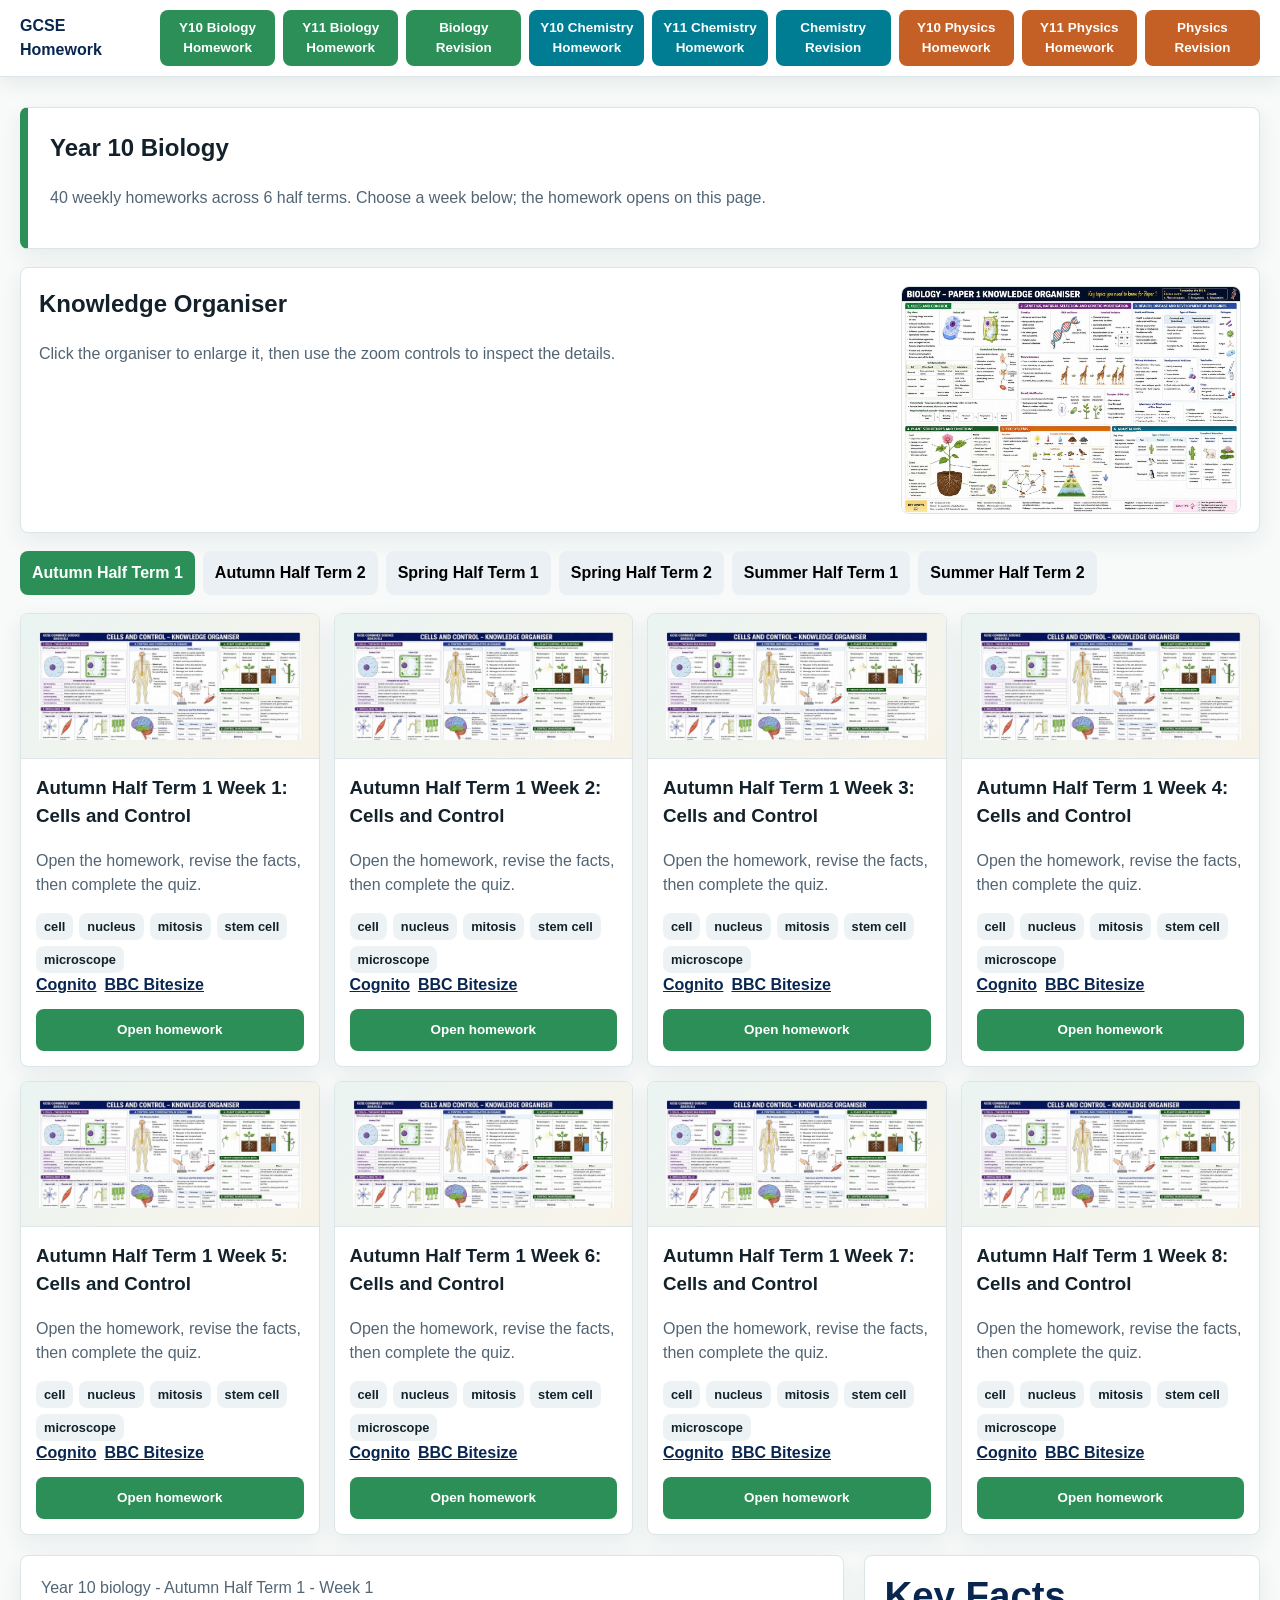
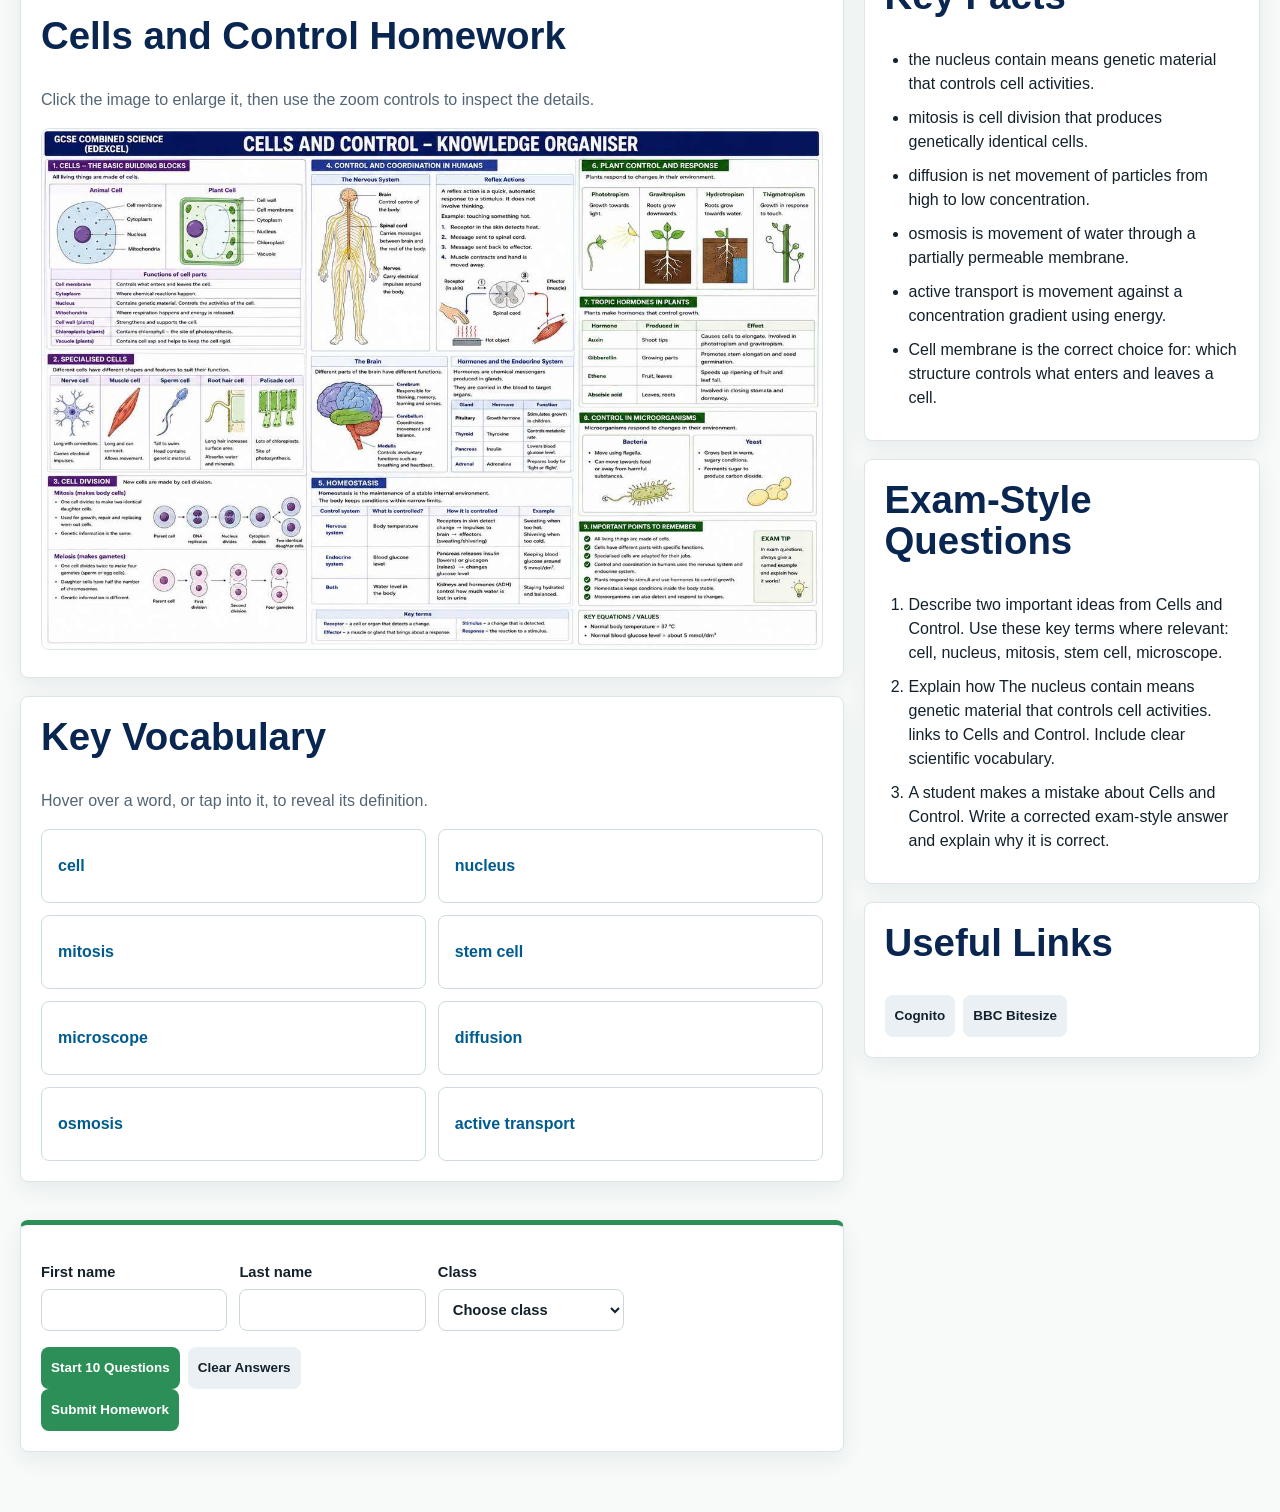
<file: year-10-biology.html>
﻿<!DOCTYPE html>
<html lang="en">
<head>
  <meta charset="utf-8">
  <meta name="viewport" content="width=device-width, initial-scale=1">
  <title>Year 10 Biology</title>
  <link rel="stylesheet" href="assets/styles.css">
</head>
<body>
  <header class="topbar">
    <div class="top-inner">
      <a class="logo" href="index.html">GCSE Homework</a>
      <nav class="nav">
        <a class="bio" href="year-10-biology.html">Y10 Biology Homework</a><a class="bio" href="year-11-biology.html">Y11 Biology Homework</a><a class="bio" href="biology-revision.html">Biology Revision</a><a class="chem" href="year-10-chemistry.html">Y10 Chemistry Homework</a><a class="chem" href="year-11-chemistry.html">Y11 Chemistry Homework</a><a class="chem" href="chemistry-revision.html">Chemistry Revision</a><a class="phys" href="year-10-physics.html">Y10 Physics Homework</a><a class="phys" href="year-11-physics.html">Y11 Physics Homework</a><a class="phys" href="physics-revision.html">Physics Revision</a>
      </nav>
    </div>
  </header>
  
  <main data-subject-page="year-10-biology" class="subject-biology">
    <section class="page-head">
      <h1 data-page-title>Year 10 Biology</h1>
      <p data-page-subtitle class="muted"></p>
    </section>
    
    <section class="organiser-panel">
      <div>
        <h2>Knowledge Organiser</h2>
        <p class="muted">Click the organiser to enlarge it, then use the zoom controls to inspect the details.</p>
      </div>
      <img class="overview-ko" data-page-ko src="assets/year10-biology/biology-paper-1-knowledge-organiser.jpg" alt="Year 10 Biology knowledge organiser. Click to enlarge.">
    </section>
    <div class="term-tabs" data-term-tabs></div>
    <div data-term-panels></div>
    
    <section id="homework" class="homework-grid" data-inline-homework hidden>
      <div class="homework-main">
        <section class="study-card">
          <p class="muted" data-hw-eyebrow></p>
          <h2 data-hw-title>Homework</h2>
          <p class="muted">Click the image to enlarge it, then use the zoom controls to inspect the details.</p>
          <div data-hw-image-wrap></div>
        </section>
        <section class="study-card">
          <h2>Key Vocabulary</h2>
          <p class="muted">Hover over a word, or tap into it, to reveal its definition.</p>
          <div class="vocab-grid" data-hw-vocab></div>
        </section>
        <section class="quiz-shell">
          <div class="quiz-form">
            <label>First name<input data-first autocomplete="given-name"></label>
            <label>Last name<input data-last autocomplete="family-name"></label>
            <label>Class<select data-class><option value="">Choose class</option><option>A</option><option>B</option><option>C</option><option>D</option></select></label>
          </div>
          <div class="resources">
            <button class="btn bio" type="button" data-start>Start 10 Questions</button>
            <button class="btn secondary" type="button" data-reset>Clear Answers</button>
          </div>
          <form data-question-form></form>
          <div class="resources" data-submit-row hidden><button class="btn bio" type="button" data-submit>Submit Homework</button></div>
          <div class="result" data-result hidden></div>
        </section>
      </div>
      <aside class="homework-side">
        <section class="study-card">
          <h2>Key Facts</h2>
          <ul class="fact-list" data-hw-facts></ul>
        </section>
        <section class="study-card">
          <h2>Exam-Style Questions</h2>
          <ol class="exam-list" data-hw-exam></ol>
        </section>
        <section class="study-card">
          <h2>Useful Links</h2>
          <div class="resources" data-hw-resources></div>
        </section>
      </aside>
    </section>
  </main>
  <div class="modal" data-modal hidden><div class="modal-bar"><button class="btn secondary" data-zoom-out>Zoom out</button><button class="btn secondary" data-zoom-in>Zoom in</button><button class="btn danger" data-close>Close</button></div><div class="modal-img-wrap"><img alt="Expanded knowledge organiser"></div></div>
  <script src="assets/data.js?v=20260901c"></script>
  <script src="assets/google-sheets-config.js?v=20260901c"></script>
  <script src="assets/site.js?v=20260901c"></script>
</body>
</html>
</file>
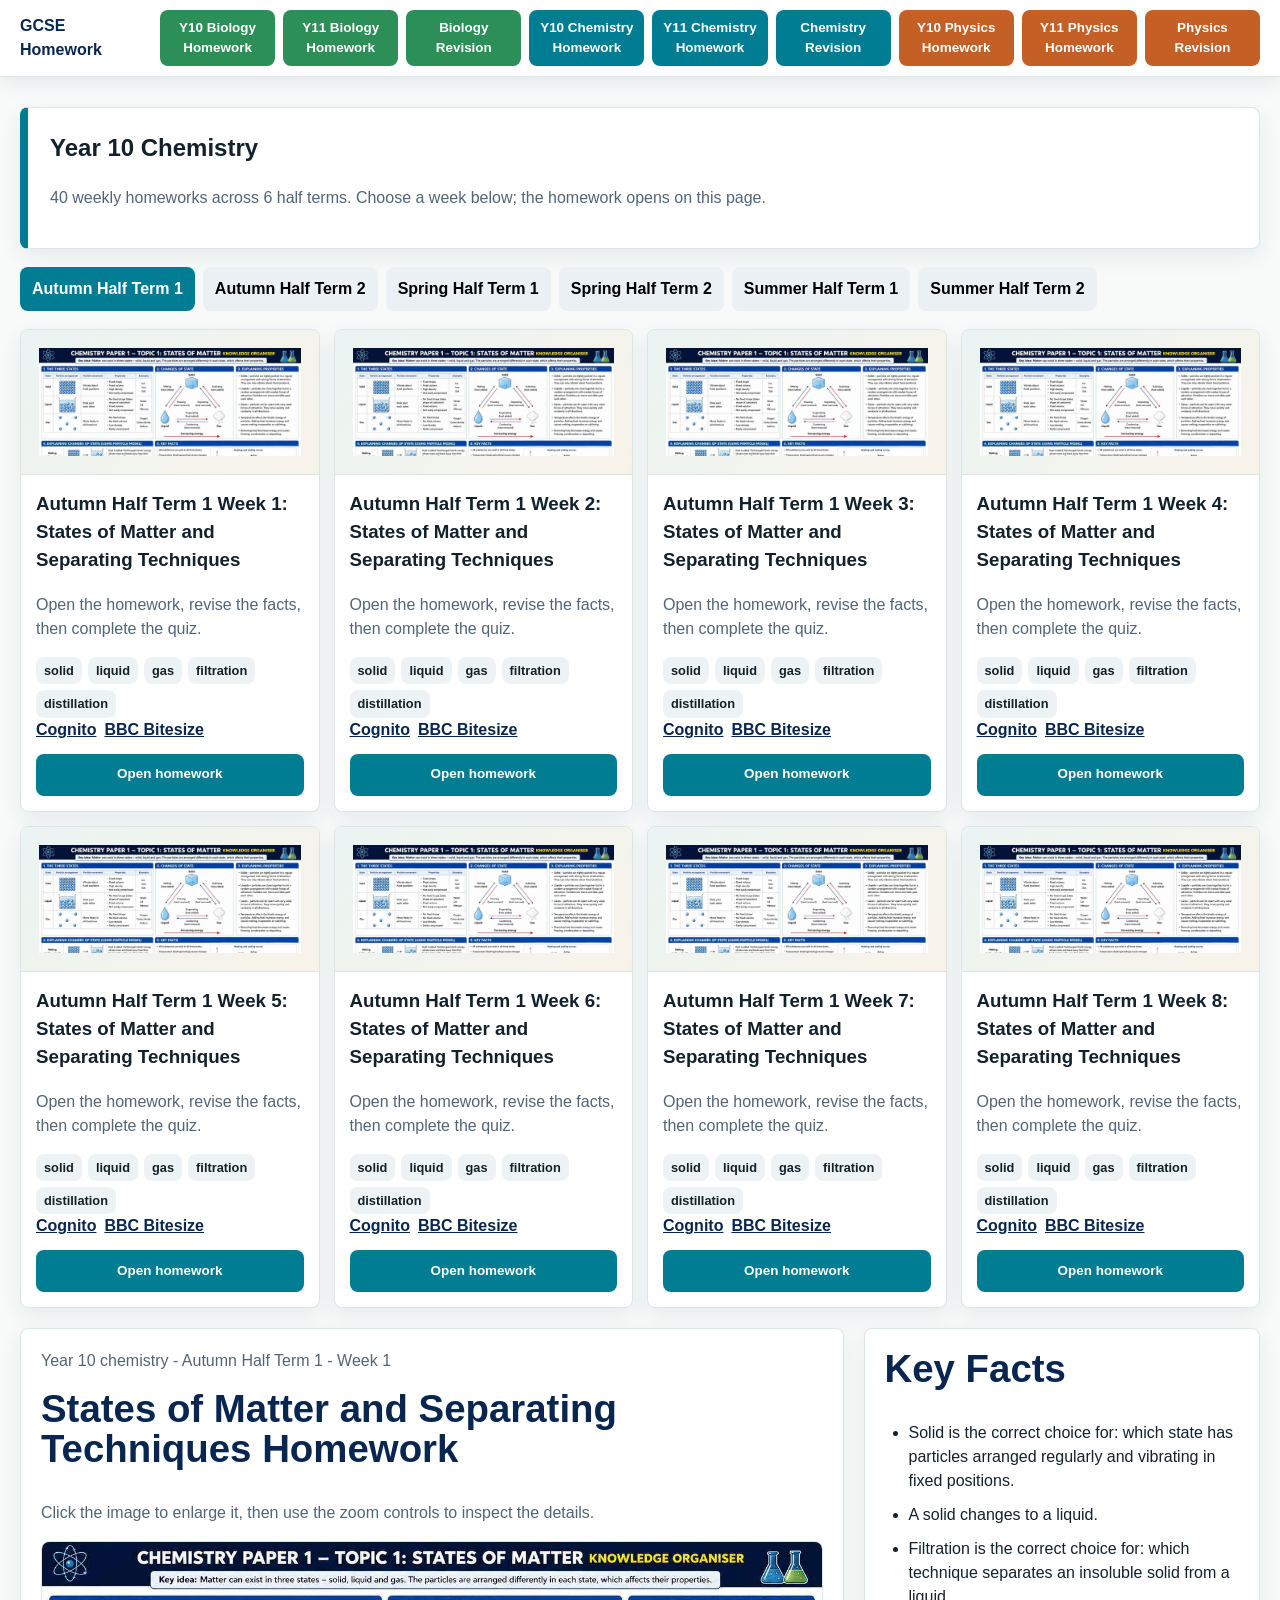
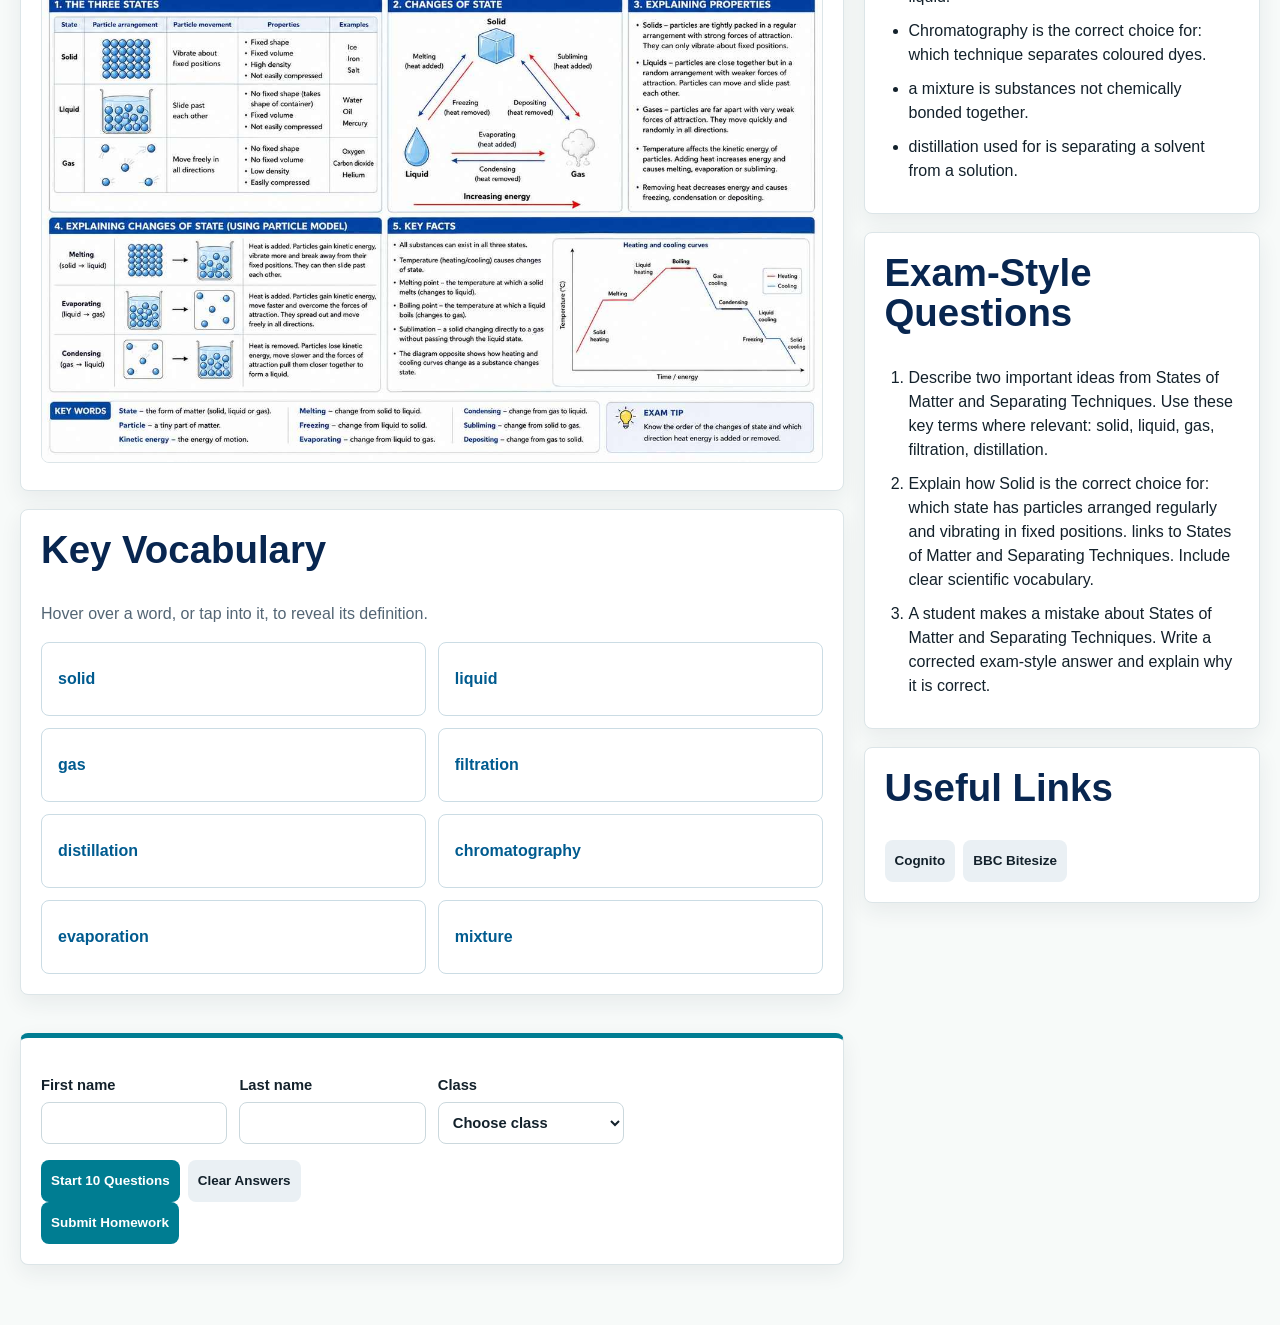
<file: year-10-chemistry.html>
﻿<!DOCTYPE html>
<html lang="en">
<head>
  <meta charset="utf-8">
  <meta name="viewport" content="width=device-width, initial-scale=1">
  <title>Year 10 Chemistry</title>
  <link rel="stylesheet" href="assets/styles.css">
</head>
<body>
  <header class="topbar">
    <div class="top-inner">
      <a class="logo" href="index.html">GCSE Homework</a>
      <nav class="nav">
        <a class="bio" href="year-10-biology.html">Y10 Biology Homework</a><a class="bio" href="year-11-biology.html">Y11 Biology Homework</a><a class="bio" href="biology-revision.html">Biology Revision</a><a class="chem" href="year-10-chemistry.html">Y10 Chemistry Homework</a><a class="chem" href="year-11-chemistry.html">Y11 Chemistry Homework</a><a class="chem" href="chemistry-revision.html">Chemistry Revision</a><a class="phys" href="year-10-physics.html">Y10 Physics Homework</a><a class="phys" href="year-11-physics.html">Y11 Physics Homework</a><a class="phys" href="physics-revision.html">Physics Revision</a>
      </nav>
    </div>
  </header>
  
  <main data-subject-page="year-10-chemistry" class="subject-chemistry">
    <section class="page-head">
      <h1 data-page-title>Year 10 Chemistry</h1>
      <p data-page-subtitle class="muted"></p>
    </section>
    
    <div class="term-tabs" data-term-tabs></div>
    <div data-term-panels></div>
    
    <section id="homework" class="homework-grid" data-inline-homework hidden>
      <div class="homework-main">
        <section class="study-card">
          <p class="muted" data-hw-eyebrow></p>
          <h2 data-hw-title>Homework</h2>
          <p class="muted">Click the image to enlarge it, then use the zoom controls to inspect the details.</p>
          <div data-hw-image-wrap></div>
        </section>
        <section class="study-card">
          <h2>Key Vocabulary</h2>
          <p class="muted">Hover over a word, or tap into it, to reveal its definition.</p>
          <div class="vocab-grid" data-hw-vocab></div>
        </section>
        <section class="quiz-shell">
<div class="quiz-form">
            <label>First name<input data-first autocomplete="given-name"></label>
            <label>Last name<input data-last autocomplete="family-name"></label>
            <label>Class<select data-class><option value="">Choose class</option><option>A</option><option>B</option><option>C</option><option>D</option></select></label>
          </div>
          <div class="resources">
            <button class="btn chem" type="button" data-start>Start 10 Questions</button>
            <button class="btn secondary" type="button" data-reset>Clear Answers</button>
          </div>
          <form data-question-form></form>
          <div class="resources" data-submit-row hidden><button class="btn chem" type="button" data-submit>Submit Homework</button></div>
          <div class="result" data-result hidden></div>
        </section>
      </div>
      <aside class="homework-side">
        <section class="study-card">
          <h2>Key Facts</h2>
          <ul class="fact-list" data-hw-facts></ul>
        </section>
        <section class="study-card">
          <h2>Exam-Style Questions</h2>
          <ol class="exam-list" data-hw-exam></ol>
        </section>
        <section class="study-card">
          <h2>Useful Links</h2>
          <div class="resources" data-hw-resources></div>
        </section>
      </aside>
    </section>
  </main>
  <div class="modal" data-modal hidden><div class="modal-bar"><button class="btn secondary" data-zoom-out>Zoom out</button><button class="btn secondary" data-zoom-in>Zoom in</button><button class="btn danger" data-close>Close</button></div><div class="modal-img-wrap"><img alt="Expanded knowledge organiser"></div></div>
  <script src="assets/data.js?v=20260901c"></script>
  <script src="assets/google-sheets-config.js?v=20260901c"></script>
  <script src="assets/site.js?v=20260901c"></script>
</body>
</html>
</file>
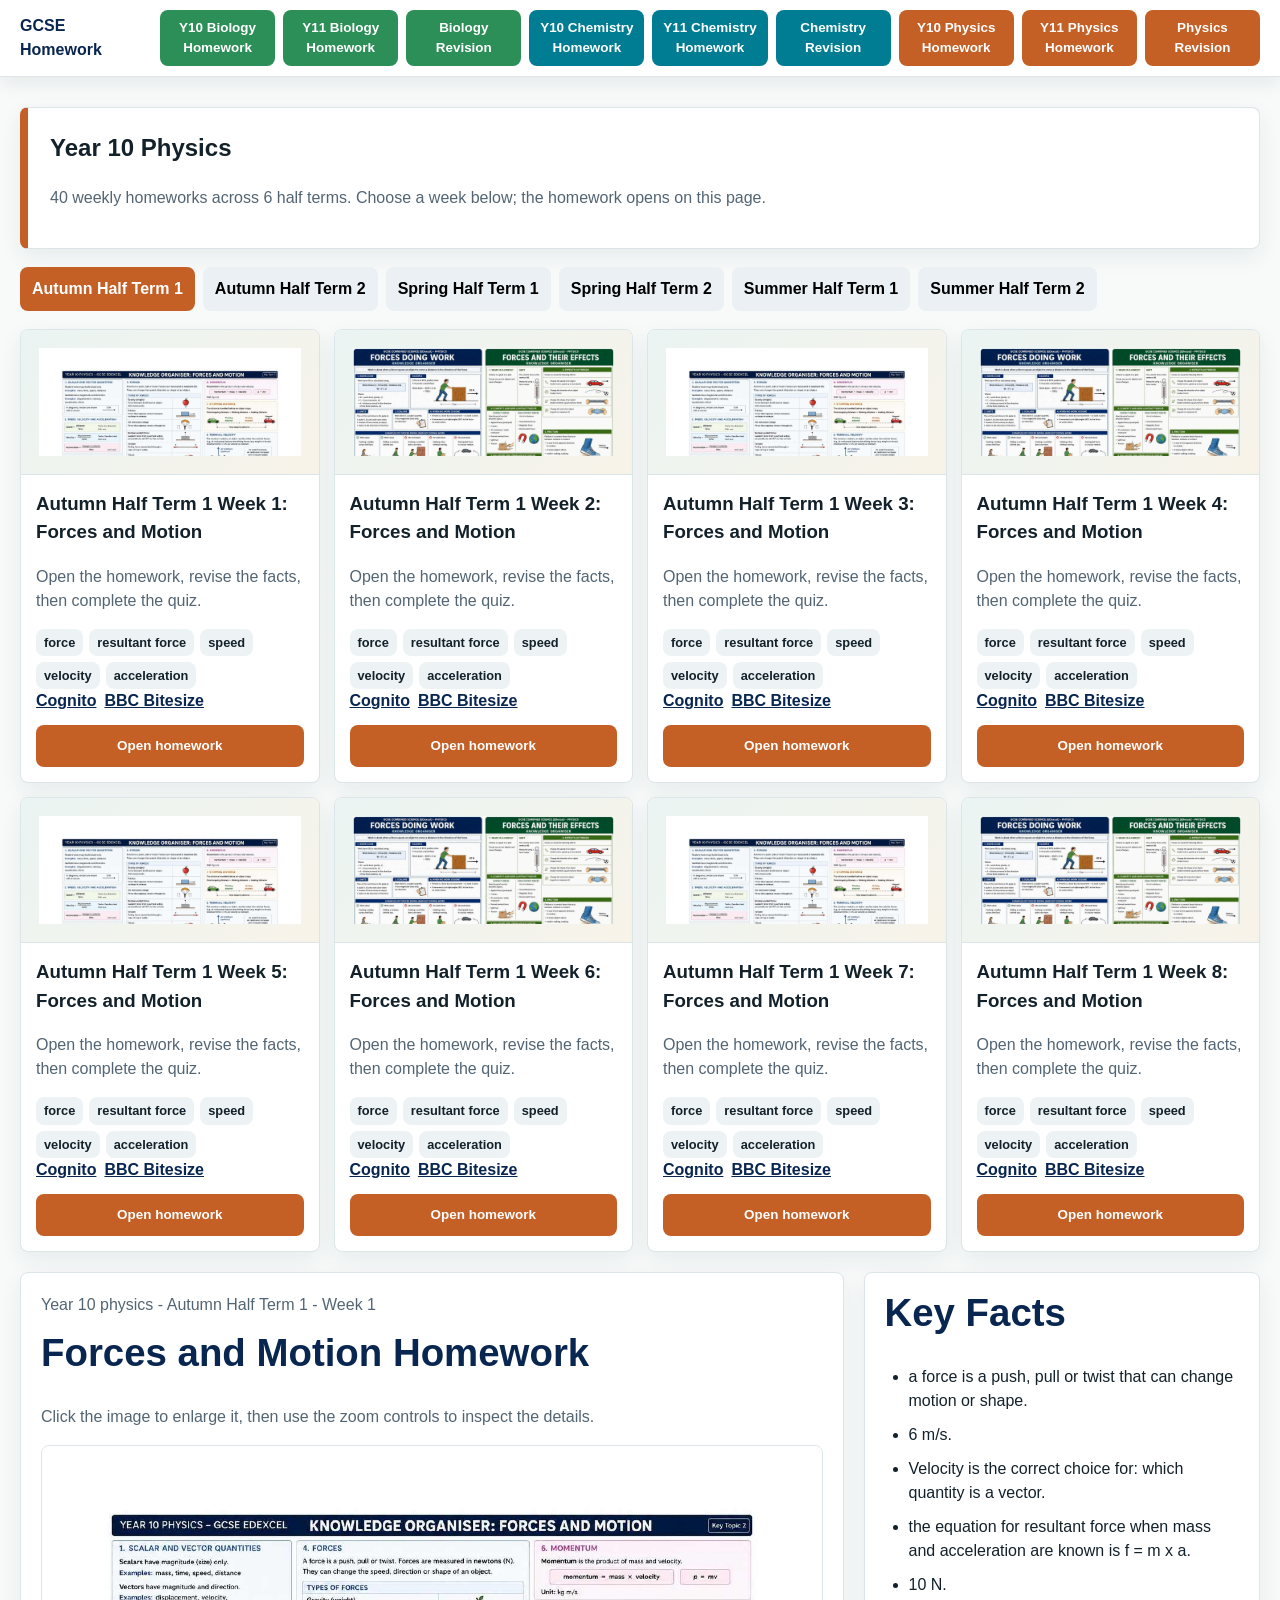
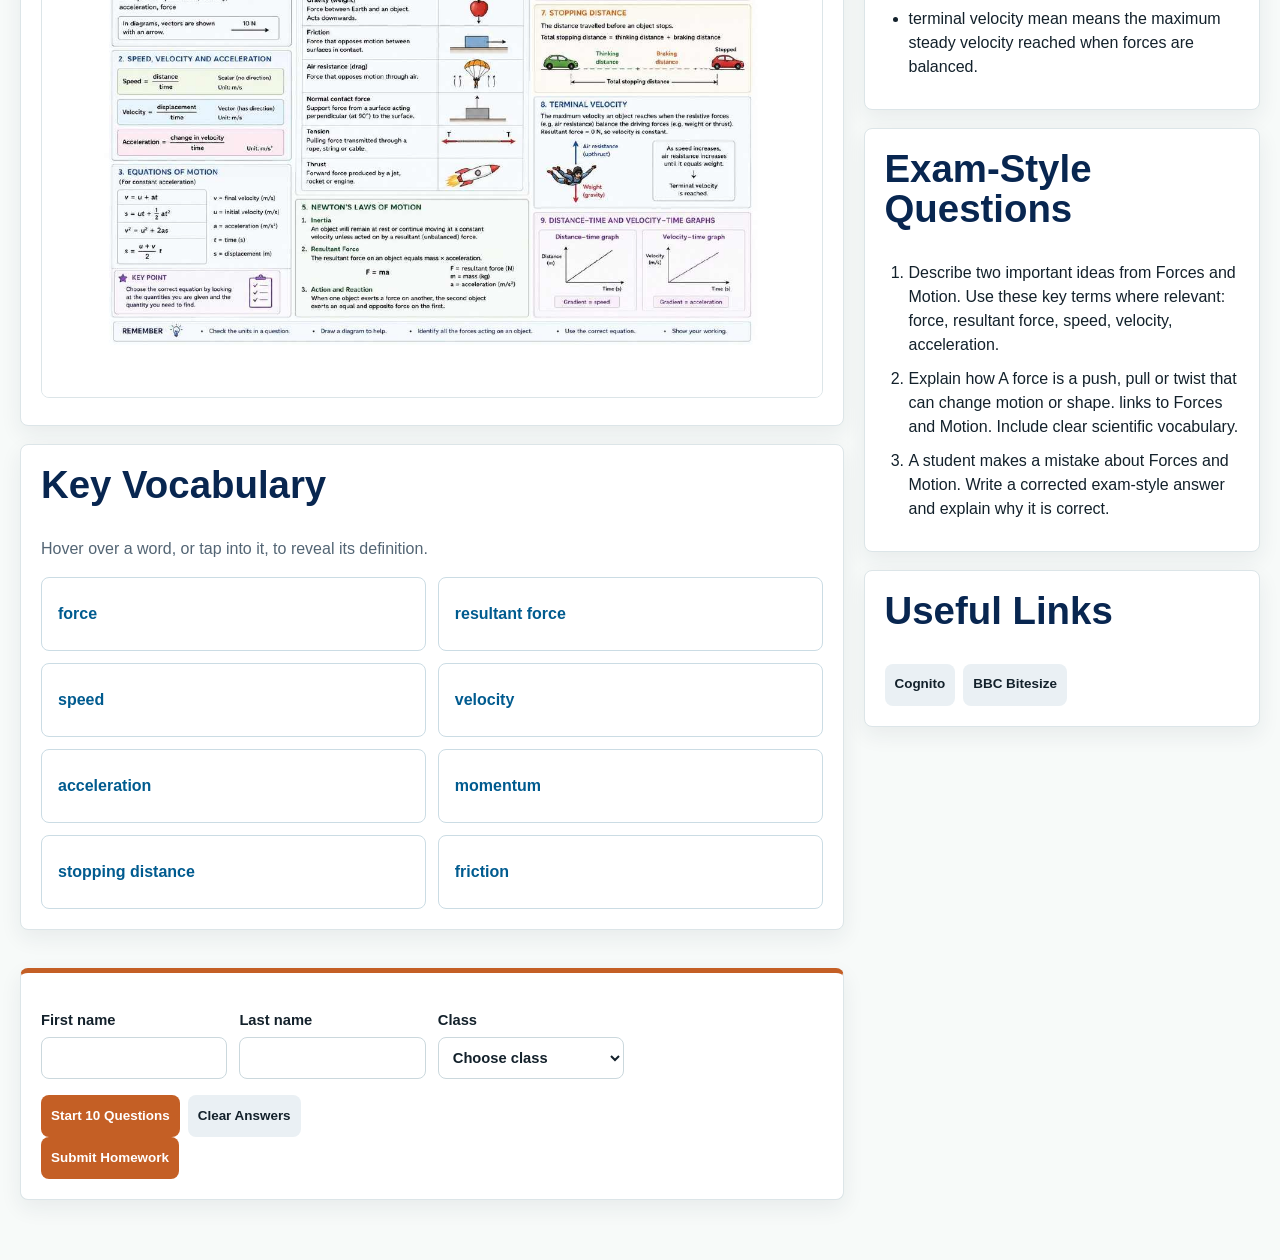
<file: year-10-physics.html>
﻿<!DOCTYPE html>
<html lang="en">
<head>
  <meta charset="utf-8">
  <meta name="viewport" content="width=device-width, initial-scale=1">
  <title>Year 10 Physics</title>
  <link rel="stylesheet" href="assets/styles.css">
</head>
<body>
  <header class="topbar">
    <div class="top-inner">
      <a class="logo" href="index.html">GCSE Homework</a>
      <nav class="nav">
        <a class="bio" href="year-10-biology.html">Y10 Biology Homework</a><a class="bio" href="year-11-biology.html">Y11 Biology Homework</a><a class="bio" href="biology-revision.html">Biology Revision</a><a class="chem" href="year-10-chemistry.html">Y10 Chemistry Homework</a><a class="chem" href="year-11-chemistry.html">Y11 Chemistry Homework</a><a class="chem" href="chemistry-revision.html">Chemistry Revision</a><a class="phys" href="year-10-physics.html">Y10 Physics Homework</a><a class="phys" href="year-11-physics.html">Y11 Physics Homework</a><a class="phys" href="physics-revision.html">Physics Revision</a>
      </nav>
    </div>
  </header>
  
  <main data-subject-page="year-10-physics" class="subject-physics">
    <section class="page-head">
      <h1 data-page-title>Year 10 Physics</h1>
      <p data-page-subtitle class="muted"></p>
    </section>
    
    <div class="term-tabs" data-term-tabs></div>
    <div data-term-panels></div>
    
    <section id="homework" class="homework-grid" data-inline-homework hidden>
      <div class="homework-main">
        <section class="study-card">
          <p class="muted" data-hw-eyebrow></p>
          <h2 data-hw-title>Homework</h2>
          <p class="muted">Click the image to enlarge it, then use the zoom controls to inspect the details.</p>
          <div data-hw-image-wrap></div>
        </section>
        <section class="study-card">
          <h2>Key Vocabulary</h2>
          <p class="muted">Hover over a word, or tap into it, to reveal its definition.</p>
          <div class="vocab-grid" data-hw-vocab></div>
        </section>
        <section class="quiz-shell">
<div class="quiz-form">
            <label>First name<input data-first autocomplete="given-name"></label>
            <label>Last name<input data-last autocomplete="family-name"></label>
            <label>Class<select data-class><option value="">Choose class</option><option>A</option><option>B</option><option>C</option><option>D</option></select></label>
          </div>
          <div class="resources">
            <button class="btn phys" type="button" data-start>Start 10 Questions</button>
            <button class="btn secondary" type="button" data-reset>Clear Answers</button>
          </div>
          <form data-question-form></form>
          <div class="resources" data-submit-row hidden><button class="btn phys" type="button" data-submit>Submit Homework</button></div>
          <div class="result" data-result hidden></div>
        </section>
      </div>
      <aside class="homework-side">
        <section class="study-card">
          <h2>Key Facts</h2>
          <ul class="fact-list" data-hw-facts></ul>
        </section>
        <section class="study-card">
          <h2>Exam-Style Questions</h2>
          <ol class="exam-list" data-hw-exam></ol>
        </section>
        <section class="study-card">
          <h2>Useful Links</h2>
          <div class="resources" data-hw-resources></div>
        </section>
      </aside>
    </section>
  </main>
  <div class="modal" data-modal hidden><div class="modal-bar"><button class="btn secondary" data-zoom-out>Zoom out</button><button class="btn secondary" data-zoom-in>Zoom in</button><button class="btn danger" data-close>Close</button></div><div class="modal-img-wrap"><img alt="Expanded knowledge organiser"></div></div>
  <script src="assets/data.js?v=20260901c"></script>
  <script src="assets/google-sheets-config.js?v=20260901c"></script>
  <script src="assets/site.js?v=20260901c"></script>
</body>
</html>
</file>
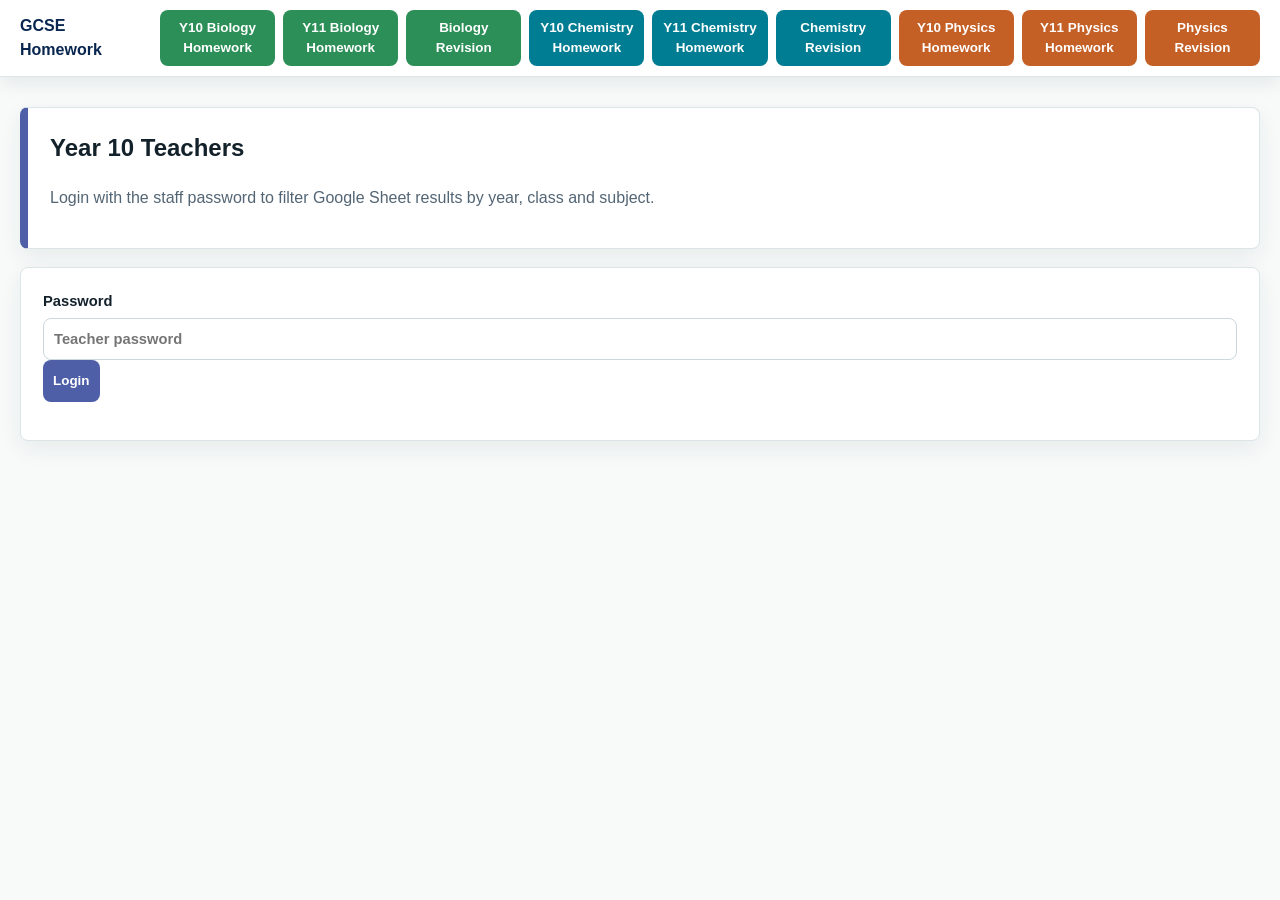
<file: year-10-teachers.html>
﻿<!DOCTYPE html>
<html lang="en">
<head>
  <meta charset="utf-8">
  <meta name="viewport" content="width=device-width, initial-scale=1">
  <title>Year 10 Teachers</title>
  <link rel="stylesheet" href="assets/styles.css">
</head>
<body>
  <header class="topbar">
    <div class="top-inner">
      <a class="logo" href="index.html">GCSE Homework</a>
      <nav class="nav">
        <a class="bio" href="year-10-biology.html">Y10 Biology Homework</a><a class="bio" href="year-11-biology.html">Y11 Biology Homework</a><a class="bio" href="biology-revision.html">Biology Revision</a><a class="chem" href="year-10-chemistry.html">Y10 Chemistry Homework</a><a class="chem" href="year-11-chemistry.html">Y11 Chemistry Homework</a><a class="chem" href="chemistry-revision.html">Chemistry Revision</a><a class="phys" href="year-10-physics.html">Y10 Physics Homework</a><a class="phys" href="year-11-physics.html">Y11 Physics Homework</a><a class="phys" href="physics-revision.html">Physics Revision</a>
      </nav>
    </div>
  </header>
  
  <main data-teacher-page="year-10" class="subject-teacher">
    <section class="page-head">
      <h1>Year 10 Teachers</h1>
      <p class="muted">Login with the staff password to filter Google Sheet results by year, class and subject.</p>
    </section>
    <section class="teacher-box" data-login-box>
      <label>Password<input type="password" data-password placeholder="Teacher password"></label>
      <p><button class="btn teacher" type="button" data-login>Login</button></p>
      <p class="muted" data-login-message></p>
    </section>
    <section class="teacher-results teacher-box" data-teacher-results hidden>
      <div class="tracker-filters">
        <label>Age group<select data-filter data-filter-year><option>Year 10</option><option>Year 11</option></select></label>
        <label>Class<select data-filter data-filter-class><option value="">All classes</option><option>A</option><option>B</option><option>C</option><option>D</option></select></label>
        <label>Subject<select data-filter data-filter-subject><option value="">All subjects</option><option value="physics">Physics</option><option value="chemistry">Chemistry</option><option value="biology">Biology</option></select></label>
      </div>
      <div class="rag-key"><span class="rag red">0-4</span><span class="rag amber">5-7</span><span class="rag green">8-10</span></div>
      <div class="teacher-actions">
        <button class="btn secondary" type="button" data-refresh-results>Refresh results</button>
        <button class="btn danger" type="button" data-delete-selected>Remove selected students</button>
        <button class="btn danger" type="button" data-reset-leaderboard>Reset weekly leaderboard</button>
        <span class="muted" data-selection-message></span>
      </div>
      <div data-table></div>
      <section class="weekly-summary">
        <p class="summary-label">Weekly Summary</p>
        <h2>Red, Amber and Green Percentages</h2>
        <div class="summary-grid" data-weekly-summary></div>
      </section>
    </section>
  </main>
  
  <script src="assets/data.js?v=20260901c"></script>
  <script src="assets/google-sheets-config.js?v=20260901c"></script>
  <script src="assets/site.js?v=20260901c"></script>
</body>
</html>
</file>
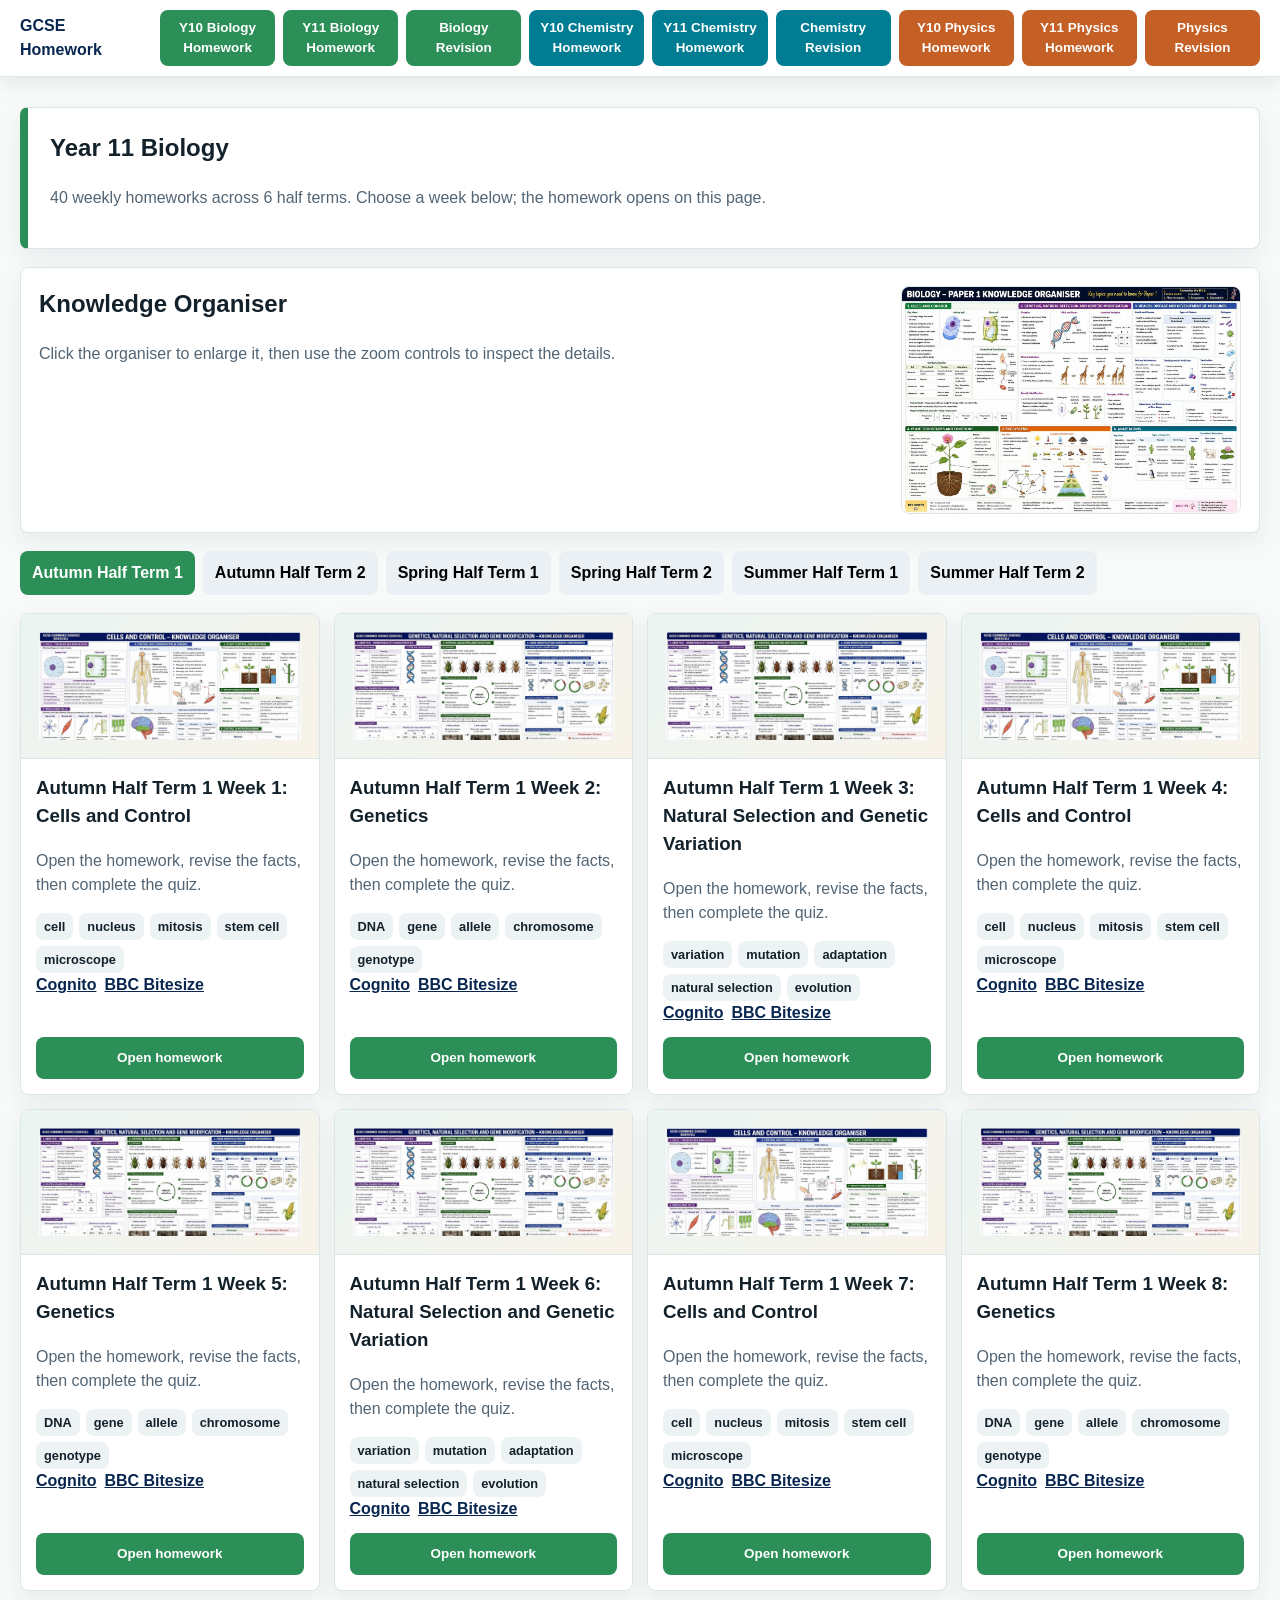
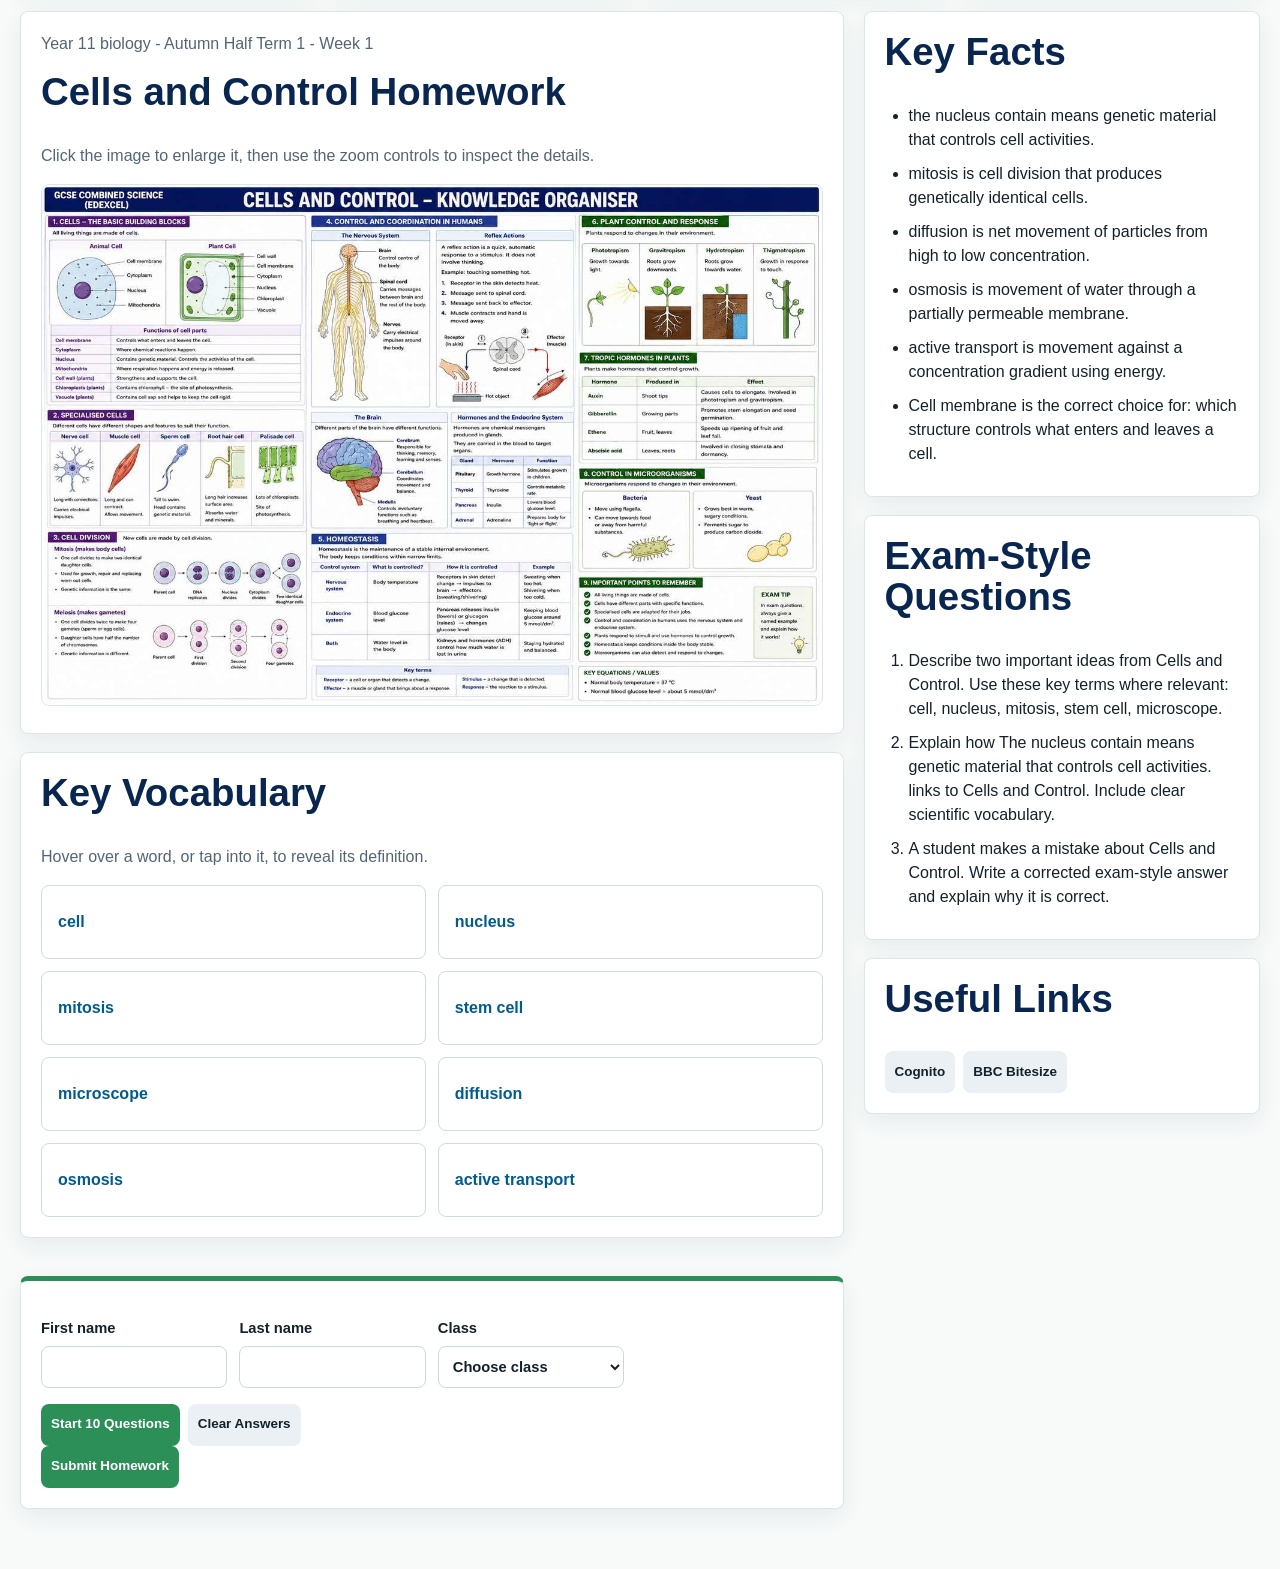
<file: year-11-biology.html>
﻿<!DOCTYPE html>
<html lang="en">
<head>
  <meta charset="utf-8">
  <meta name="viewport" content="width=device-width, initial-scale=1">
  <title>Year 11 Biology</title>
  <link rel="stylesheet" href="assets/styles.css">
</head>
<body>
  <header class="topbar">
    <div class="top-inner">
      <a class="logo" href="index.html">GCSE Homework</a>
      <nav class="nav">
        <a class="bio" href="year-10-biology.html">Y10 Biology Homework</a><a class="bio" href="year-11-biology.html">Y11 Biology Homework</a><a class="bio" href="biology-revision.html">Biology Revision</a><a class="chem" href="year-10-chemistry.html">Y10 Chemistry Homework</a><a class="chem" href="year-11-chemistry.html">Y11 Chemistry Homework</a><a class="chem" href="chemistry-revision.html">Chemistry Revision</a><a class="phys" href="year-10-physics.html">Y10 Physics Homework</a><a class="phys" href="year-11-physics.html">Y11 Physics Homework</a><a class="phys" href="physics-revision.html">Physics Revision</a>
      </nav>
    </div>
  </header>
  
  <main data-subject-page="year-11-biology" class="subject-biology">
    <section class="page-head">
      <h1 data-page-title>Year 11 Biology</h1>
      <p data-page-subtitle class="muted"></p>
    </section>
    
    <section class="organiser-panel">
      <div>
        <h2>Knowledge Organiser</h2>
        <p class="muted">Click the organiser to enlarge it, then use the zoom controls to inspect the details.</p>
      </div>
      <img class="overview-ko" data-page-ko src="assets/year10-biology/biology-paper-1-knowledge-organiser.jpg" alt="Year 11 Biology knowledge organiser. Click to enlarge.">
    </section>
    <div class="term-tabs" data-term-tabs></div>
    <div data-term-panels></div>
    
    <section id="homework" class="homework-grid" data-inline-homework hidden>
      <div class="homework-main">
        <section class="study-card">
          <p class="muted" data-hw-eyebrow></p>
          <h2 data-hw-title>Homework</h2>
          <p class="muted">Click the image to enlarge it, then use the zoom controls to inspect the details.</p>
          <div data-hw-image-wrap></div>
        </section>
        <section class="study-card">
          <h2>Key Vocabulary</h2>
          <p class="muted">Hover over a word, or tap into it, to reveal its definition.</p>
          <div class="vocab-grid" data-hw-vocab></div>
        </section>
        <section class="quiz-shell">
          <div class="quiz-form">
            <label>First name<input data-first autocomplete="given-name"></label>
            <label>Last name<input data-last autocomplete="family-name"></label>
            <label>Class<select data-class><option value="">Choose class</option><option>A</option><option>B</option><option>C</option><option>D</option></select></label>
          </div>
          <div class="resources">
            <button class="btn bio" type="button" data-start>Start 10 Questions</button>
            <button class="btn secondary" type="button" data-reset>Clear Answers</button>
          </div>
          <form data-question-form></form>
          <div class="resources" data-submit-row hidden><button class="btn bio" type="button" data-submit>Submit Homework</button></div>
          <div class="result" data-result hidden></div>
        </section>
      </div>
      <aside class="homework-side">
        <section class="study-card">
          <h2>Key Facts</h2>
          <ul class="fact-list" data-hw-facts></ul>
        </section>
        <section class="study-card">
          <h2>Exam-Style Questions</h2>
          <ol class="exam-list" data-hw-exam></ol>
        </section>
        <section class="study-card">
          <h2>Useful Links</h2>
          <div class="resources" data-hw-resources></div>
        </section>
      </aside>
    </section>
  </main>
  <div class="modal" data-modal hidden><div class="modal-bar"><button class="btn secondary" data-zoom-out>Zoom out</button><button class="btn secondary" data-zoom-in>Zoom in</button><button class="btn danger" data-close>Close</button></div><div class="modal-img-wrap"><img alt="Expanded knowledge organiser"></div></div>
  <script src="assets/data.js?v=20260901c"></script>
  <script src="assets/google-sheets-config.js?v=20260901c"></script>
  <script src="assets/site.js?v=20260901c"></script>
</body>
</html>
</file>
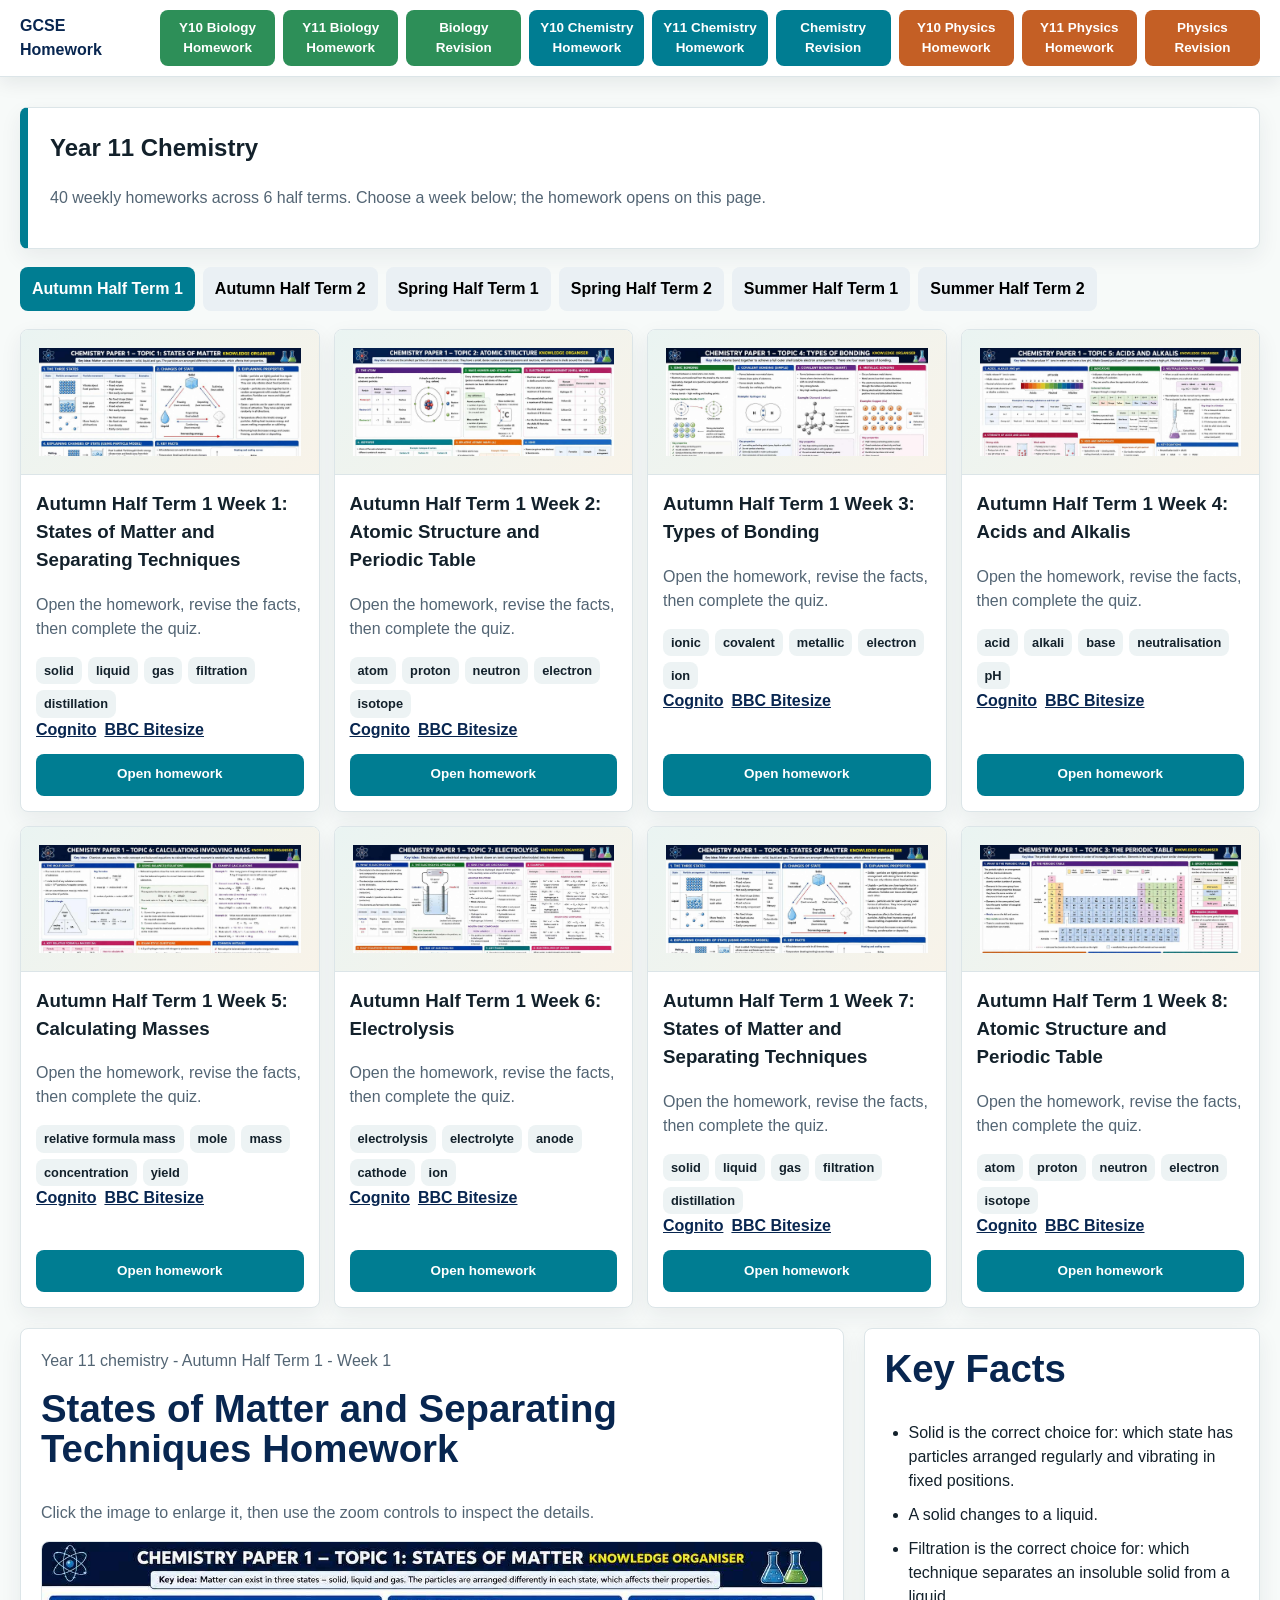
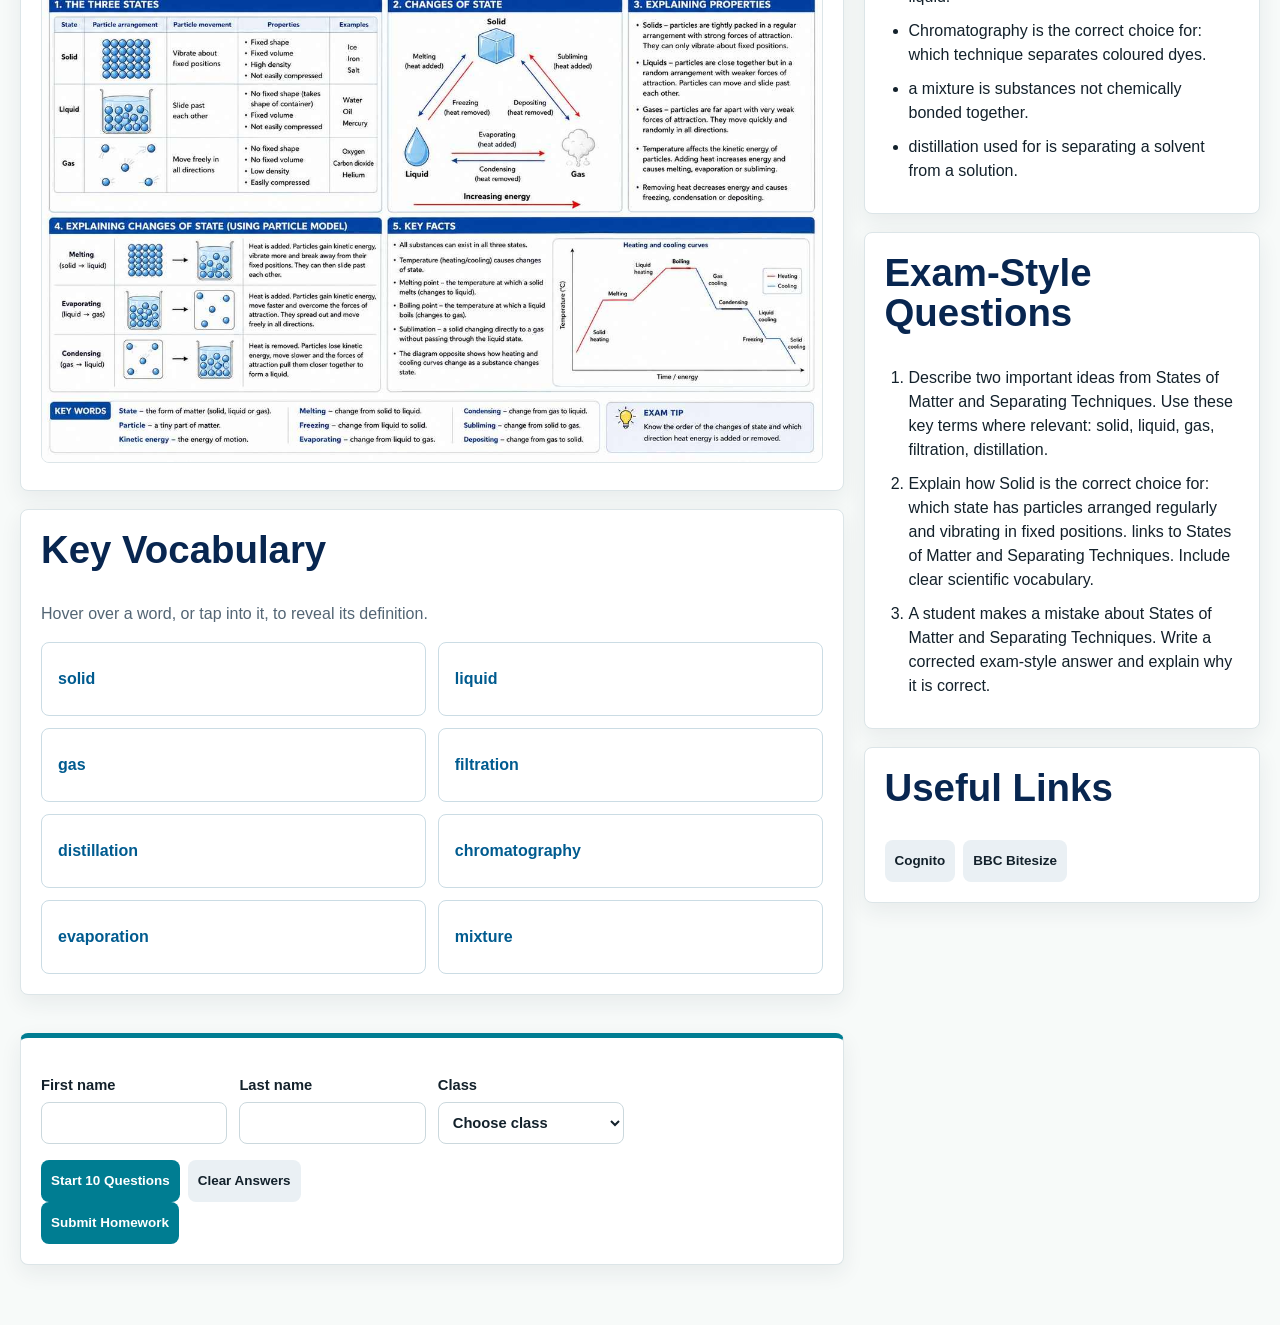
<file: year-11-chemistry.html>
﻿<!DOCTYPE html>
<html lang="en">
<head>
  <meta charset="utf-8">
  <meta name="viewport" content="width=device-width, initial-scale=1">
  <title>Year 11 Chemistry</title>
  <link rel="stylesheet" href="assets/styles.css">
</head>
<body>
  <header class="topbar">
    <div class="top-inner">
      <a class="logo" href="index.html">GCSE Homework</a>
      <nav class="nav">
        <a class="bio" href="year-10-biology.html">Y10 Biology Homework</a><a class="bio" href="year-11-biology.html">Y11 Biology Homework</a><a class="bio" href="biology-revision.html">Biology Revision</a><a class="chem" href="year-10-chemistry.html">Y10 Chemistry Homework</a><a class="chem" href="year-11-chemistry.html">Y11 Chemistry Homework</a><a class="chem" href="chemistry-revision.html">Chemistry Revision</a><a class="phys" href="year-10-physics.html">Y10 Physics Homework</a><a class="phys" href="year-11-physics.html">Y11 Physics Homework</a><a class="phys" href="physics-revision.html">Physics Revision</a>
      </nav>
    </div>
  </header>
  
  <main data-subject-page="year-11-chemistry" class="subject-chemistry">
    <section class="page-head">
      <h1 data-page-title>Year 11 Chemistry</h1>
      <p data-page-subtitle class="muted"></p>
    </section>
    
    <div class="term-tabs" data-term-tabs></div>
    <div data-term-panels></div>
    
    <section id="homework" class="homework-grid" data-inline-homework hidden>
      <div class="homework-main">
        <section class="study-card">
          <p class="muted" data-hw-eyebrow></p>
          <h2 data-hw-title>Homework</h2>
          <p class="muted">Click the image to enlarge it, then use the zoom controls to inspect the details.</p>
          <div data-hw-image-wrap></div>
        </section>
        <section class="study-card">
          <h2>Key Vocabulary</h2>
          <p class="muted">Hover over a word, or tap into it, to reveal its definition.</p>
          <div class="vocab-grid" data-hw-vocab></div>
        </section>
        <section class="quiz-shell">
<div class="quiz-form">
            <label>First name<input data-first autocomplete="given-name"></label>
            <label>Last name<input data-last autocomplete="family-name"></label>
            <label>Class<select data-class><option value="">Choose class</option><option>A</option><option>B</option><option>C</option><option>D</option></select></label>
          </div>
          <div class="resources">
            <button class="btn chem" type="button" data-start>Start 10 Questions</button>
            <button class="btn secondary" type="button" data-reset>Clear Answers</button>
          </div>
          <form data-question-form></form>
          <div class="resources" data-submit-row hidden><button class="btn chem" type="button" data-submit>Submit Homework</button></div>
          <div class="result" data-result hidden></div>
        </section>
      </div>
      <aside class="homework-side">
        <section class="study-card">
          <h2>Key Facts</h2>
          <ul class="fact-list" data-hw-facts></ul>
        </section>
        <section class="study-card">
          <h2>Exam-Style Questions</h2>
          <ol class="exam-list" data-hw-exam></ol>
        </section>
        <section class="study-card">
          <h2>Useful Links</h2>
          <div class="resources" data-hw-resources></div>
        </section>
      </aside>
    </section>
  </main>
  <div class="modal" data-modal hidden><div class="modal-bar"><button class="btn secondary" data-zoom-out>Zoom out</button><button class="btn secondary" data-zoom-in>Zoom in</button><button class="btn danger" data-close>Close</button></div><div class="modal-img-wrap"><img alt="Expanded knowledge organiser"></div></div>
  <script src="assets/data.js?v=20260901c"></script>
  <script src="assets/google-sheets-config.js?v=20260901c"></script>
  <script src="assets/site.js?v=20260901c"></script>
</body>
</html>
</file>
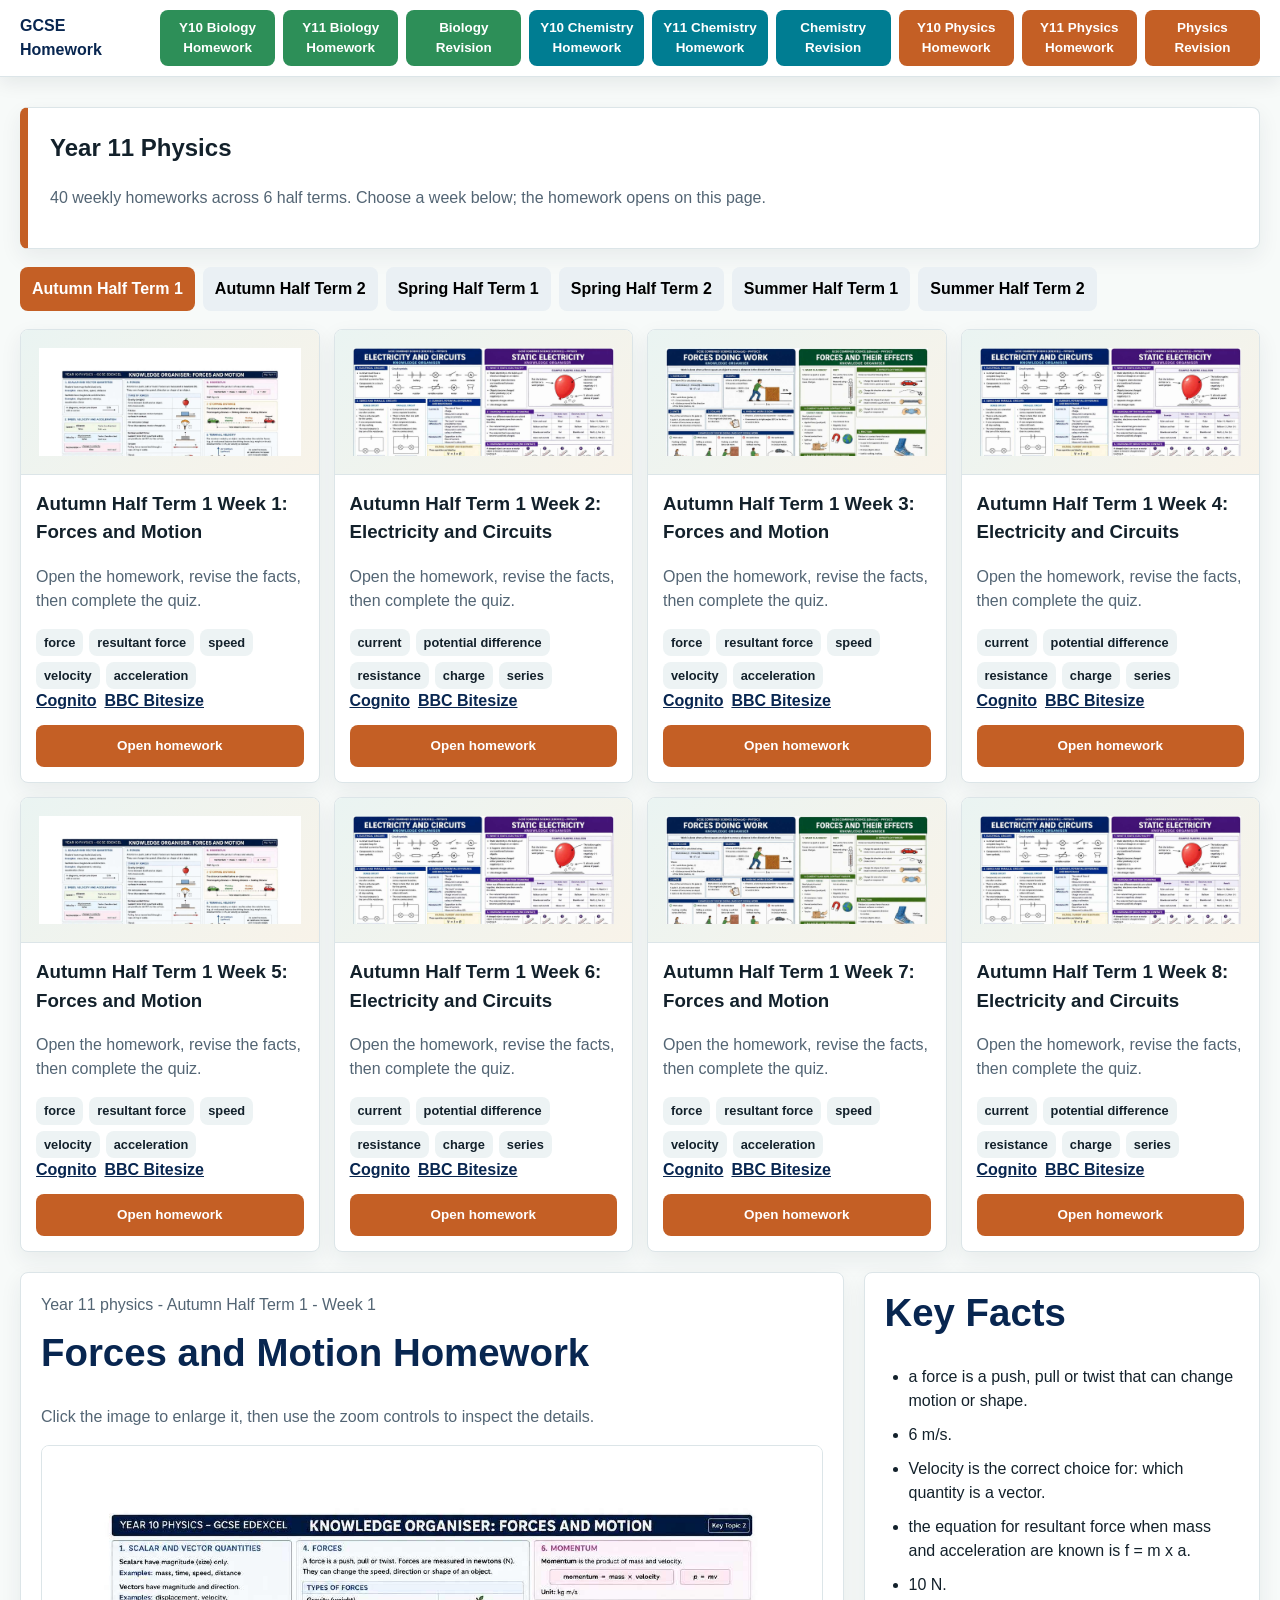
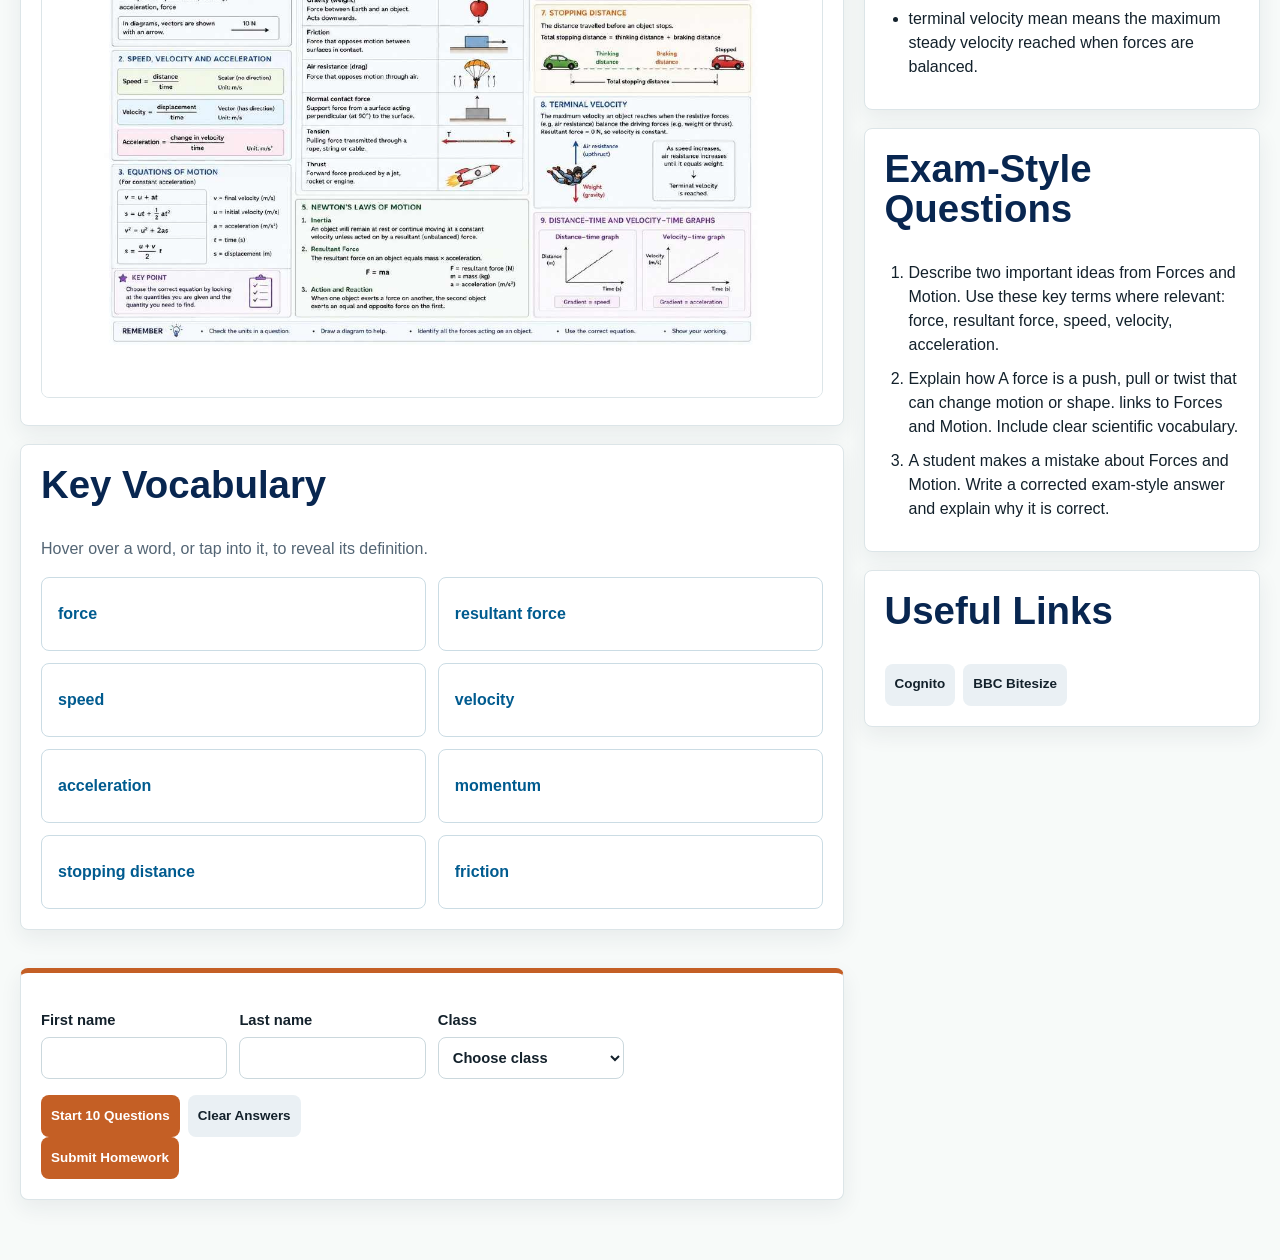
<file: year-11-physics.html>
﻿<!DOCTYPE html>
<html lang="en">
<head>
  <meta charset="utf-8">
  <meta name="viewport" content="width=device-width, initial-scale=1">
  <title>Year 11 Physics</title>
  <link rel="stylesheet" href="assets/styles.css">
</head>
<body>
  <header class="topbar">
    <div class="top-inner">
      <a class="logo" href="index.html">GCSE Homework</a>
      <nav class="nav">
        <a class="bio" href="year-10-biology.html">Y10 Biology Homework</a><a class="bio" href="year-11-biology.html">Y11 Biology Homework</a><a class="bio" href="biology-revision.html">Biology Revision</a><a class="chem" href="year-10-chemistry.html">Y10 Chemistry Homework</a><a class="chem" href="year-11-chemistry.html">Y11 Chemistry Homework</a><a class="chem" href="chemistry-revision.html">Chemistry Revision</a><a class="phys" href="year-10-physics.html">Y10 Physics Homework</a><a class="phys" href="year-11-physics.html">Y11 Physics Homework</a><a class="phys" href="physics-revision.html">Physics Revision</a>
      </nav>
    </div>
  </header>
  
  <main data-subject-page="year-11-physics" class="subject-physics">
    <section class="page-head">
      <h1 data-page-title>Year 11 Physics</h1>
      <p data-page-subtitle class="muted"></p>
    </section>
    
    <div class="term-tabs" data-term-tabs></div>
    <div data-term-panels></div>
    
    <section id="homework" class="homework-grid" data-inline-homework hidden>
      <div class="homework-main">
        <section class="study-card">
          <p class="muted" data-hw-eyebrow></p>
          <h2 data-hw-title>Homework</h2>
          <p class="muted">Click the image to enlarge it, then use the zoom controls to inspect the details.</p>
          <div data-hw-image-wrap></div>
        </section>
        <section class="study-card">
          <h2>Key Vocabulary</h2>
          <p class="muted">Hover over a word, or tap into it, to reveal its definition.</p>
          <div class="vocab-grid" data-hw-vocab></div>
        </section>
        <section class="quiz-shell">
<div class="quiz-form">
            <label>First name<input data-first autocomplete="given-name"></label>
            <label>Last name<input data-last autocomplete="family-name"></label>
            <label>Class<select data-class><option value="">Choose class</option><option>A</option><option>B</option><option>C</option><option>D</option></select></label>
          </div>
          <div class="resources">
            <button class="btn phys" type="button" data-start>Start 10 Questions</button>
            <button class="btn secondary" type="button" data-reset>Clear Answers</button>
          </div>
          <form data-question-form></form>
          <div class="resources" data-submit-row hidden><button class="btn phys" type="button" data-submit>Submit Homework</button></div>
          <div class="result" data-result hidden></div>
        </section>
      </div>
      <aside class="homework-side">
        <section class="study-card">
          <h2>Key Facts</h2>
          <ul class="fact-list" data-hw-facts></ul>
        </section>
        <section class="study-card">
          <h2>Exam-Style Questions</h2>
          <ol class="exam-list" data-hw-exam></ol>
        </section>
        <section class="study-card">
          <h2>Useful Links</h2>
          <div class="resources" data-hw-resources></div>
        </section>
      </aside>
    </section>
  </main>
  <div class="modal" data-modal hidden><div class="modal-bar"><button class="btn secondary" data-zoom-out>Zoom out</button><button class="btn secondary" data-zoom-in>Zoom in</button><button class="btn danger" data-close>Close</button></div><div class="modal-img-wrap"><img alt="Expanded knowledge organiser"></div></div>
  <script src="assets/data.js?v=20260901c"></script>
  <script src="assets/google-sheets-config.js?v=20260901c"></script>
  <script src="assets/site.js?v=20260901c"></script>
</body>
</html>
</file>
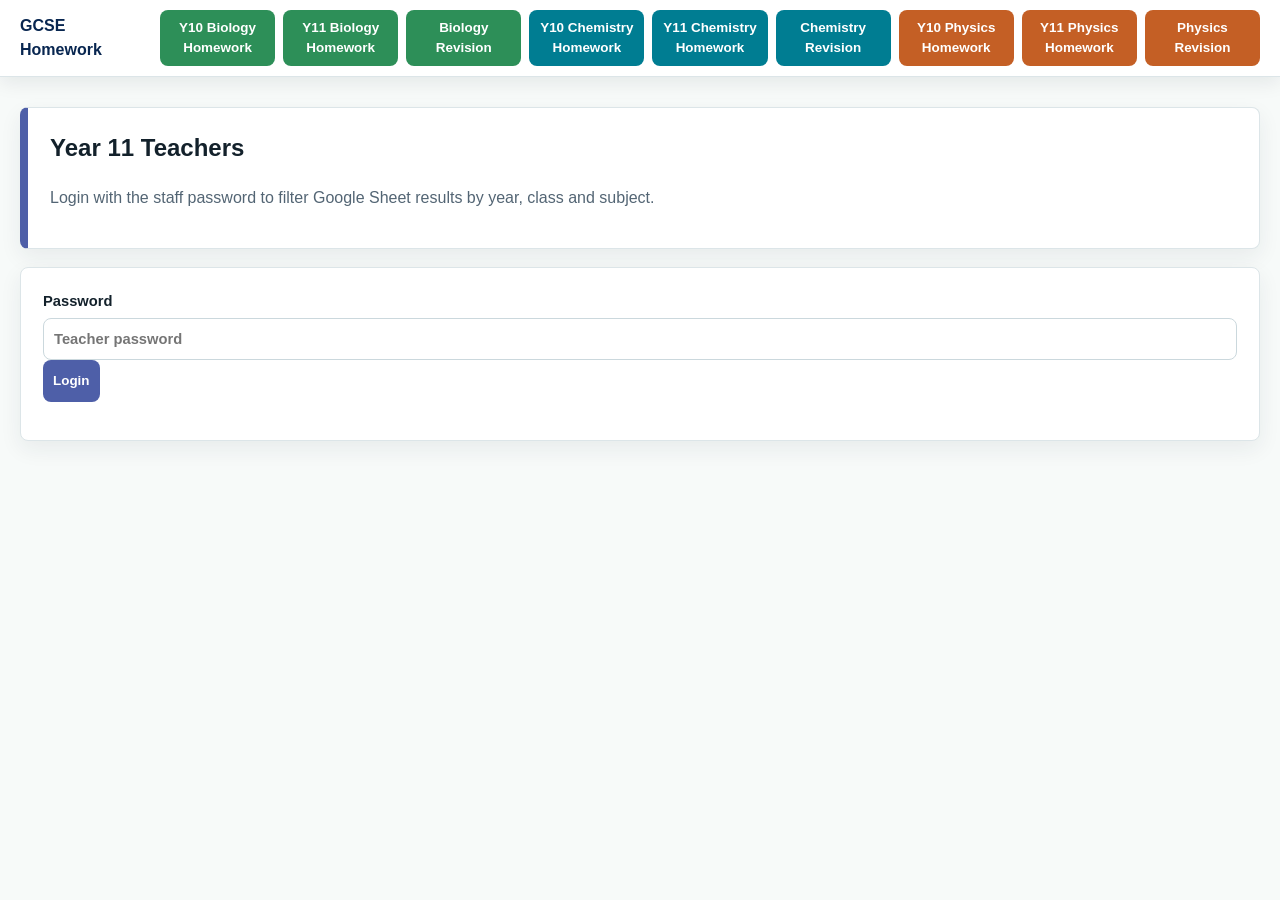
<file: year-11-teachers.html>
﻿<!DOCTYPE html>
<html lang="en">
<head>
  <meta charset="utf-8">
  <meta name="viewport" content="width=device-width, initial-scale=1">
  <title>Year 11 Teachers</title>
  <link rel="stylesheet" href="assets/styles.css">
</head>
<body>
  <header class="topbar">
    <div class="top-inner">
      <a class="logo" href="index.html">GCSE Homework</a>
      <nav class="nav">
        <a class="bio" href="year-10-biology.html">Y10 Biology Homework</a><a class="bio" href="year-11-biology.html">Y11 Biology Homework</a><a class="bio" href="biology-revision.html">Biology Revision</a><a class="chem" href="year-10-chemistry.html">Y10 Chemistry Homework</a><a class="chem" href="year-11-chemistry.html">Y11 Chemistry Homework</a><a class="chem" href="chemistry-revision.html">Chemistry Revision</a><a class="phys" href="year-10-physics.html">Y10 Physics Homework</a><a class="phys" href="year-11-physics.html">Y11 Physics Homework</a><a class="phys" href="physics-revision.html">Physics Revision</a>
      </nav>
    </div>
  </header>
  
  <main data-teacher-page="year-11" class="subject-teacher">
    <section class="page-head">
      <h1>Year 11 Teachers</h1>
      <p class="muted">Login with the staff password to filter Google Sheet results by year, class and subject.</p>
    </section>
    <section class="teacher-box" data-login-box>
      <label>Password<input type="password" data-password placeholder="Teacher password"></label>
      <p><button class="btn teacher" type="button" data-login>Login</button></p>
      <p class="muted" data-login-message></p>
    </section>
    <section class="teacher-results teacher-box" data-teacher-results hidden>
      <div class="tracker-filters">
        <label>Age group<select data-filter data-filter-year><option>Year 10</option><option>Year 11</option></select></label>
        <label>Class<select data-filter data-filter-class><option value="">All classes</option><option>A</option><option>B</option><option>C</option><option>D</option></select></label>
        <label>Subject<select data-filter data-filter-subject><option value="">All subjects</option><option value="physics">Physics</option><option value="chemistry">Chemistry</option><option value="biology">Biology</option></select></label>
      </div>
      <div class="rag-key"><span class="rag red">0-4</span><span class="rag amber">5-7</span><span class="rag green">8-10</span></div>
      <div class="teacher-actions">
        <button class="btn secondary" type="button" data-refresh-results>Refresh results</button>
        <button class="btn danger" type="button" data-delete-selected>Remove selected students</button>
        <button class="btn danger" type="button" data-reset-leaderboard>Reset weekly leaderboard</button>
        <span class="muted" data-selection-message></span>
      </div>
      <div data-table></div>
      <section class="weekly-summary">
        <p class="summary-label">Weekly Summary</p>
        <h2>Red, Amber and Green Percentages</h2>
        <div class="summary-grid" data-weekly-summary></div>
      </section>
    </section>
  </main>
  
  <script src="assets/data.js?v=20260901c"></script>
  <script src="assets/google-sheets-config.js?v=20260901c"></script>
  <script src="assets/site.js?v=20260901c"></script>
</body>
</html>
</file>
<file: assets/styles.css>
:root{--ink:#13212b;--muted:#536574;--line:#dce5e8;--paper:#f7faf9;--white:#fff;--bio:#2d8f58;--chem:#007d92;--phys:#c45f25;--teacher:#4e5fa8;--navy:#082650;--gold:#f2b84b;--ok:#2d8f58;--bad:#b74242;--shadow:0 16px 42px rgba(22,40,52,.13)}
*{box-sizing:border-box}html{scroll-behavior:smooth}body{margin:0;font-family:Arial,Helvetica,sans-serif;color:var(--ink);background:var(--paper);line-height:1.5}button,input,select{font:inherit}.topbar{position:sticky;top:0;z-index:70;background:rgba(255,255,255,.97);border-bottom:1px solid var(--line);backdrop-filter:blur(14px);box-shadow:0 6px 18px rgba(12,31,44,.08)}.top-inner{width:min(1240px,calc(100% - 28px));margin:0 auto;display:grid;grid-template-columns:130px 1fr;gap:10px;align-items:center;padding:10px 0}.logo{color:var(--navy);font-weight:800;text-decoration:none}.nav{display:grid;grid-template-columns:repeat(9,minmax(92px,1fr));gap:8px}.nav a,.btn{min-height:42px;display:inline-flex;align-items:center;justify-content:center;padding:8px 10px;border:0;border-radius:8px;color:white;font-weight:700;font-size:.84rem;text-align:center;text-decoration:none;cursor:pointer}.bio{background:var(--bio)}.chem{background:var(--chem)}.phys{background:var(--phys)}.teacher{background:var(--teacher)}.btn.secondary{background:#eaf0f4;color:var(--ink)}.btn.danger{background:var(--bad)}.btn:hover,.nav a:hover{transform:translateY(-1px);box-shadow:0 8px 20px rgba(25,44,56,.16)}
.subject-biology{--accent:var(--bio)}
.hero{min-height:370px;display:flex;align-items:flex-end;background:linear-gradient(90deg,rgba(9,26,38,.78),rgba(9,26,38,.34) 56%,rgba(9,26,38,.06)),url("science-homework-banner.jpg") center/cover no-repeat}.hero-inner,main,.footer-inner{width:min(1240px,calc(100% - 36px));margin:0 auto}.hero-inner{padding:72px 0 48px;color:white}.hero h1{max-width:840px;margin:0;font-size:clamp(2.1rem,6vw,4.6rem);line-height:.98}.hero p{max-width:720px;margin:18px 0 0;color:rgba(255,255,255,.92);font-size:clamp(1rem,2vw,1.2rem)}main{margin-top:30px;margin-bottom:60px}.page-head,.panel,.card,.quiz-shell,.teacher-box,.leader-card,.organiser-panel,.study-card{background:white;border:1px solid var(--line);border-radius:8px;box-shadow:0 8px 22px rgba(25,44,56,.07)}.page-head{padding:22px;border-left:8px solid var(--accent)}.organiser-panel{margin-top:18px;padding:18px;display:grid;grid-template-columns:1fr 340px;gap:18px;align-items:start}.overview-ko{width:100%;border:1px solid var(--line);border-radius:8px;cursor:zoom-in;background:white}.subject-bio{--accent:var(--bio)}.subject-chemistry{--accent:var(--chem)}.subject-physics{--accent:var(--phys)}.subject-teacher{--accent:var(--teacher)}h1,h2,h3,p{margin-top:0}.muted,.small{color:var(--muted)}.grid{display:grid;gap:18px}.leader-grid{grid-template-columns:repeat(3,minmax(0,1fr));margin-top:18px}.leader-card{padding:18px}.leader-list{margin:10px 0 0;padding-left:22px}.term-tabs{display:flex;gap:8px;overflow-x:auto;padding:18px 0 0}.term-tabs button{min-width:150px;padding:10px 12px;border:0;border-radius:8px;background:#eaf0f4;font-weight:700;cursor:pointer}.term-tabs button[aria-selected=true]{background:var(--accent);color:white}.term-panel[hidden],.quiz-shell[hidden],.modal[hidden],.teacher-results[hidden]{display:none}.weeks-grid{display:grid;grid-template-columns:repeat(4,minmax(0,1fr));gap:14px;margin-top:18px}.card{min-height:310px;overflow:hidden;display:flex;flex-direction:column}.card-media{height:145px;background:linear-gradient(135deg,#eaf4f2,#f8f3e9);display:flex;align-items:center;justify-content:center;border-bottom:1px solid var(--line);font-weight:800;color:var(--accent);padding:18px;text-align:center;text-decoration:none}.card-media img{width:100%;height:100%;object-fit:cover;object-position:top}.card-body{padding:15px;display:flex;flex-direction:column;gap:12px;flex:1;justify-content:space-between}.keywords{display:flex;flex-wrap:wrap;gap:6px}.keyword{padding:4px 8px;border-radius:8px;background:#edf3f4;font-size:.8rem;font-weight:700}.resources{display:flex;gap:8px;flex-wrap:wrap}.resources a{color:var(--navy);font-weight:700}.homework-grid{display:grid;grid-template-columns:minmax(0,1.35fr) minmax(300px,.65fr);gap:20px;margin-top:20px;align-items:start}.homework-main,.homework-side{display:grid;gap:18px}.study-card{padding:20px}.study-card h2{font-size:clamp(1.7rem,3vw,3rem);line-height:1.05;color:var(--navy)}.ko-large{width:100%;border:1px solid var(--line);border-radius:8px;background:white;cursor:zoom-in}.fact-list,.exam-list{padding-left:24px;margin-bottom:0}.fact-list li,.exam-list li{margin:0 0 10px}.vocab-grid{display:grid;grid-template-columns:repeat(2,minmax(0,1fr));gap:12px}.vocab-card{min-height:74px;border:1px solid #cbdce4;border-radius:8px;padding:14px 16px;background:#fff;display:grid;align-content:center;gap:6px}.vocab-card strong{color:#005b8f}.vocab-card .definition{display:none;color:var(--muted)}.vocab-card:hover .definition,.vocab-card:focus-within .definition{display:block}.quiz-shell{margin-top:20px;padding:20px;border-top:5px solid var(--accent)}.quiz-head{display:grid;grid-template-columns:1fr 360px;gap:18px}.ko{width:100%;border:1px solid var(--line);border-radius:8px;background:white;cursor:zoom-in}.quiz-form,.teacher-filters{display:grid;grid-template-columns:repeat(4,minmax(0,1fr));gap:12px;margin:16px 0}label{display:grid;gap:6px;font-weight:700;font-size:.92rem}input,select{width:100%;min-height:42px;border:1px solid #cbd8dd;border-radius:8px;padding:8px 10px;background:white;color:var(--ink)}.question{padding:16px 0;border-top:1px solid var(--line)}.question legend{font-weight:700;padding:0}.options{display:grid;grid-template-columns:repeat(2,minmax(0,1fr));gap:8px;margin-top:10px}.options label{min-height:42px;padding:9px 10px;border:1px solid var(--line);border-radius:8px;background:#fbfdfd;font-weight:500;cursor:pointer}.options input{width:auto;min-height:auto;margin-right:8px}.result{margin-top:14px;padding:14px;border-radius:8px;background:#f2f6f7;font-weight:700}.good{background:#e9f7ef;color:var(--ok)}.review{background:#fff5e6;color:#8a520e}.modal{position:fixed;inset:0;z-index:80;background:rgba(4,12,20,.84);display:grid;grid-template-rows:auto 1fr}.modal-bar{display:flex;gap:10px;justify-content:flex-end;padding:12px}.modal-img-wrap{overflow:auto;padding:0 18px 18px}.modal img{display:block;margin:0 auto;max-width:none;width:var(--zoom,100%);background:white;border-radius:8px}.teacher-box{padding:22px;margin-top:18px}.results-table{width:100%;border-collapse:collapse;background:white}.results-table th,.results-table td{border:1px solid var(--line);padding:8px;text-align:left}.results-table th{background:#edf3f4}.footer-inner{padding:24px 0;color:var(--muted)}
.tracker-filters{display:grid;grid-template-columns:repeat(4,minmax(0,1fr));gap:18px;margin-bottom:18px}.tracker-filters label{font-size:1.05rem;color:#5e6a78}.tracker-filters select,.tracker-filters input{min-height:58px;font-size:1.05rem;font-weight:800;border:2px solid #d1dde8}.rag-key{display:flex;gap:10px;margin:10px 0 20px}.rag{display:block;border-radius:6px;padding:8px 12px;font-weight:800}.rag.red{background:#fde1e4;color:#8f1220}.rag.amber{background:#fff0bd;color:#805800}.rag.green{background:#d9f3e6;color:#08704d}.tracker-scroll{overflow-x:auto;border:1px solid #d2e0ea}.tracker-table{min-width:3650px}.tracker-table th{font-size:1rem;color:#005985;text-align:center}.tracker-table th:first-child,.tracker-table td:first-child{text-align:left;position:sticky;left:0;background:inherit;z-index:1;min-width:170px}.tracker-table th:first-child{background:#e8f5fc;z-index:2}.tracker-table th:nth-child(2),.tracker-table td:nth-child(2){min-width:82px;text-align:center}.tracker-table th:nth-child(3),.tracker-table td:nth-child(3){min-width:110px;text-align:center}.tracker-table th:nth-child(4),.tracker-table td:nth-child(4){min-width:100px;text-align:center}.tracker-table td{text-align:center;height:52px}.score-cell.red{background:#fde1e4;color:#8f1220;font-weight:800}.score-cell.amber{background:#fff0bd;color:#805800;font-weight:800}.score-cell.green{background:#d9f3e6;color:#08704d;font-weight:800}.weekly-summary{margin-top:28px;border-top:2px solid var(--line);padding-top:20px}.summary-label{text-transform:uppercase;font-weight:800;color:#5e6a78;letter-spacing:.02em;margin-bottom:4px}.summary-grid{display:grid;grid-template-columns:repeat(4,minmax(0,1fr));gap:14px;margin-top:18px}.summary-card{border:1px solid #d1dde8;border-radius:8px;padding:14px 16px;background:#f8fbff}.summary-card h3{margin-bottom:6px}.summary-card .rag{margin-top:8px}
.teacher-actions{display:flex;align-items:center;gap:12px;margin:0 0 14px}.tracker-table th:first-child,.tracker-table td:first-child{min-width:72px;text-align:center}.tracker-table th:nth-child(2),.tracker-table td:nth-child(2){position:sticky;left:72px;background:inherit;z-index:1;min-width:170px;text-align:left}.tracker-table th:nth-child(2){background:#e8f5fc;z-index:2}.tracker-table th:nth-child(3),.tracker-table td:nth-child(3){min-width:82px;text-align:center}.tracker-table th:nth-child(4),.tracker-table td:nth-child(4){min-width:100px;text-align:center}
@media(max-width:1100px){.top-inner{grid-template-columns:1fr}.nav{grid-template-columns:repeat(4,minmax(0,1fr))}.weeks-grid,.leader-grid{grid-template-columns:repeat(2,minmax(0,1fr))}.quiz-head,.quiz-form,.teacher-filters,.organiser-panel,.homework-grid{grid-template-columns:1fr 1fr}}@media(max-width:720px){.homework-grid{grid-template-columns:1fr}.vocab-grid{grid-template-columns:1fr}}@media(max-width:620px){body{padding-top:0}.topbar{position:sticky;top:0}.top-inner{width:100%;padding:6px 8px;gap:6px}.logo{font-size:.88rem;padding-left:2px}.nav{display:flex;gap:6px;overflow-x:auto;overscroll-behavior-x:contain;scroll-snap-type:x proximity;padding-bottom:4px}.nav a{min-width:132px;min-height:36px;font-size:.76rem;padding:7px 8px;scroll-snap-align:start}.weeks-grid,.leader-grid,.quiz-head,.quiz-form,.teacher-filters,.options,.organiser-panel{grid-template-columns:1fr}.hero{min-height:320px}}
</file>
